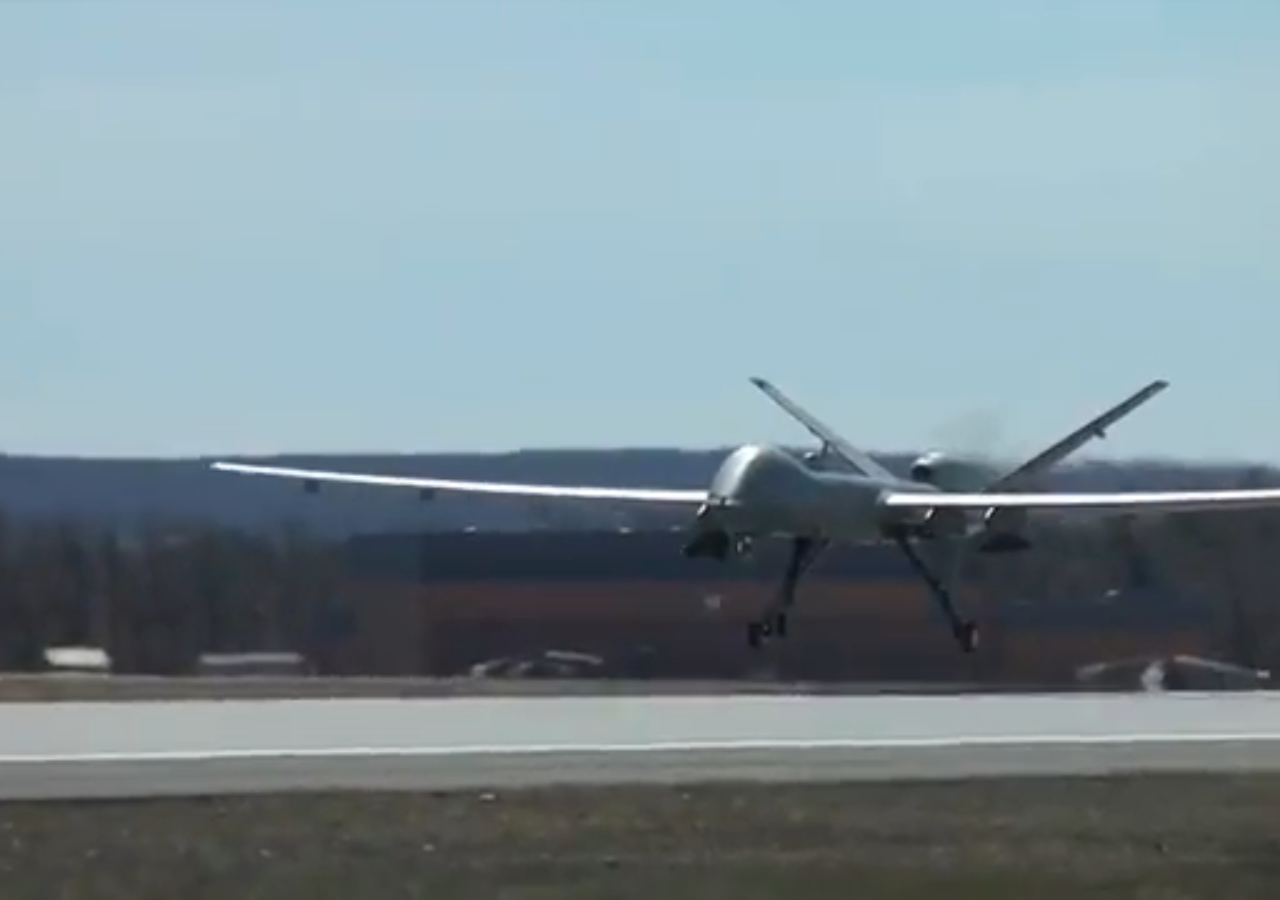
<file: atterrissage.html>
<!DOCTYPE html>
<html lang="fr">

<head>
  <meta charset="UTF-8" />
  <meta name="viewport" content="width=device-width, initial-scale=1.0" />
  <title>Atterrissage</title>
  <!-- AOS CSS -->
  <link href="https://cdn.jsdelivr.net/npm/aos@2.3.4/dist/aos.css" rel="stylesheet">

  <style>
    @import url('https://fonts.googleapis.com/css2?family=Tagesschrift&display=swap');

    :root {
      --accent: #5B9A8B;
      --bg: #0f1c2e;
      --text: #f0f0f0;
      --muted: #a0a0a0;
      --card-bg: #19283f;
    }

    .tagesschrift-regular {
      font-family: "Tagesschrift", system-ui;
      font-weight: 400;
      font-style: normal;
    }

    .justify {
      text-align: justify;
      text-justify: inter-word;
    }


    html {
      scroll-behavior: smooth;
    }

    body {
      margin: 0;
      font-family: Arial, sans-serif;
      background-color: #faf3c8;
      padding-top: 80px;
    }

    header {
      background: #252B48;
      color: white;
      padding: 1rem 0;
      display: flex;
      align-items: center;
      justify-content: space-between;
      position: fixed;
      top: 0;
      width: 100%;
      z-index: 1000;
    }

    header a {
      padding-left: 1rem;
    }

    .back-home {
      color: var(--accent);
      text-decoration: none;
      font-weight: bold;
      font-size: 1.2rem;
    }

    .section-title {
      text-align: center;
      padding: 0.2rem 1rem 2rem;
      font-size: 4vw;
      letter-spacing: 1px;
    }

    .main-title {
      text-align: center;
      padding: 0.2rem 0rem 2rem;
      margin: auto;
      font-size: 4vw;
      letter-spacing: 1px;
      width: 100%;
      background-color: #252B48;
      color: #F7E987
    }

    .flight-steps {
      display: flex;
      gap: 2rem;
      align-items: center;
      padding-right: 2rem;
    }

    .step {
      display: flex;
      flex-direction: column;
      align-items: center;
      text-align: center;
      color: white;
      transition: opacity 0.3s;
    }

    .step.active {
      opacity: 1;
      font-weight: bold;
      color: #F7E987;
    }

    .step i {
      font-size: 1.5rem;
      margin-bottom: 0.3rem;
    }


    .section-title {
      text-align: center;
      padding: 1rem 0.5rem 0.5em;
      font-size: 2rem;
      letter-spacing: 1px;
      color: #1a1a1a;
    }

    .subtitle {
      text-align: center;
      font-style: italic;
      margin-bottom: 1.5rem;
      max-width: 90%;
    }



    .video-title {
      position: absolute;
      top: 50%;
      left: 50%;
      transform: translate(-50%, -50%);
      font-family: 'Roboto', sans-serif;
      font-size: 3rem;
      color: #F7E987;
      text-align: center;
      font-weight: 700;
      text-transform: uppercase;
      letter-spacing: 2px;
      padding: 15px 30px;
      background: rgba(0, 0, 0, 0.6);
      border-radius: 10px;
      box-shadow: 0 4px 15px rgba(0, 0, 0, 0.5);
      opacity: 0;
      animation: fadeInTitle 2s forwards;
      z-index: 10;
    }

    @keyframes fadeInTitle {
      from {
        opacity: 0;
        transform: translate(-50%, -50%) scale(0.8);
      }

      to {
        opacity: 1;
        transform: translate(-50%, -50%) scale(1);
      }
    }




    .balance,
    .toggle,
    .quotes-section {
      display: flex;
      justify-content: center;
      gap: 2rem;
      flex-wrap: wrap;
      flex-direction: row;
      margin: auto;
      max-width: 90%;
    }

    .balance {
      width: 90%;
    }

    /* ==== CARDS ==== */
    .card {
      background: var(--card-bg);
      color: var(--text);
      padding: 1.5rem;
      border-radius: 12px;
      box-shadow: 0 4px 12px rgba(0, 0, 0, 0.3);
      flex: 1 1 300px;
      text-align: center;
    }

    .card h3 {
      margin-bottom: 0.5rem;
      color: var(--accent);
    }

    .card p {
      color: var(--muted);
      font-size: 0.95em;
    }

    /* ==== BOUTONS ==== */
    button.open-modal {
      background-color: var(--accent);
      color: var(--bg);
      border: none;
      padding: 0.6rem 1.2rem;
      border-radius: 8px;
      font-weight: bold;
      cursor: pointer;
      transition: background 0.3s;
    }

    button.open-modal:hover {
      background-color: #44806e;
      /* ton légèrement plus foncé que --accent */
    }

    /* ==== MODALE ==== */
    .modal {
      display: none;
      /* C'est ici qu'on masque les modales par défaut */
      position: fixed;
      z-index: 100;
      top: 0;
      left: 0;
      width: 100%;
      height: 100%;
      background: rgba(15, 28, 46, 0.85);
      /* var(--bg) avec opacité */
      display: flex;
      align-items: center;
      justify-content: center;
      padding: 1rem;
    }

    .modal-content {
      background: var(--card-bg);
      color: var(--text);
      padding: 2rem;
      border-radius: 12px;
      width: 100%;
      max-width: 500px;
      position: relative;
      box-shadow: 0 6px 18px rgba(0, 0, 0, 0.5);
    }

    .modal-content h3 {
      margin-top: 0;
      color: var(--accent);
    }

    .modal-content p {
      margin: 1rem 0 0;
      color: var(--muted);
      line-height: 1.5;
    }

    /* ==== BOUTON FERMER ==== */
    .close {
      position: absolute;
      top: 0.8rem;
      right: 1rem;
      font-size: 1.5rem;
      color: var(--muted);
      cursor: pointer;
      transition: color 0.2s;
    }

    .close:hover {
      color: var(--text);
    }





    .quote-final {
      background-color: #445069;
      color: #F7E987;
      padding: 30px 40px;
      border-radius: 12px;
      max-width: 70%;
      margin: 40px auto;
      text-align: center;
      font-family: 'Georgia', serif;
    }

    .quote-final blockquote {
      font-size: 1.5rem;
      font-style: italic;
      line-height: 1.6;
      margin: 0;
      padding: 0;
      position: relative;
    }

    .quote-final blockquote::before {
      content: "“";
      font-size: 3rem;
      position: absolute;
      left: -20px;
      top: -10px;
      color: #F7E987;
    }

    .quote-final blockquote::after {
      content: "”";
      font-size: 3rem;
      position: absolute;
      right: -20px;
      bottom: -10px;
      color: #F7E987;
    }

    .quote-final p {
      font-size: 1.1rem;
      font-weight: bold;
      margin-top: 20px;
      color: #F7E987;
      text-transform: uppercase;
    }

    .quote-final p strong {
      font-style: normal;
      color: #F7E987;
    }


    .call-to-action {
      text-align: center;
      font-size: 1.3rem;
      padding: 0.2rem;
      margin-top: 0.1rem;
      background-color: #1a1a1a;
      color: white;
    }

    .video-container {
      position: fixed;
      top: 0;
      left: 0;
      width: 100%;
      height: 100%;
      overflow: hidden;
      display: flex;
      justify-content: center;
      align-items: center;
      background: black;
    }

    video {
      width: 100%;
      height: 100%;
      object-fit: cover;
    }

    .video-title {
      position: absolute;
      color: white;
      font-size: 2.5rem;
      font-weight: bold;
      text-shadow: 1px 1px 10px black;
      text-align: center;
      z-index: 5;
    }

    .main-content {
      display: none;
      flex-direction: column;
      justify-content: space-between;
      height: 100vh;
      background-color: #f4f4f4;
      color: #1a1a1a;
    }

    .content-inner {
      padding: 2rem;
      display: flex;
      flex-direction: column;
      justify-content: center;
      text-align: center;
      flex: 1;
    }

    .tensions {
      display: flex;
      justify-content: space-around;
      margin-bottom: 2rem;
    }

    .tension {
      background: white;
      padding: 1rem;
      border-radius: 8px;
      box-shadow: 0 0 10px rgba(0, 0, 0, 0.1);
      flex: 1;
      margin: 0 0.5rem;
      font-size: 0.9rem;
    }

    .quote {
      font-style: italic;
      font-size: 1.2rem;
      margin-bottom: 2rem;
    }

    footer a {
      color: #ffd700;
      text-decoration: none;
      font-weight: bold;
      font-size: 1rem;
    }

    .fade-in {
      animation: fadeIn 1s ease-in-out forwards;
    }

    @keyframes fadeIn {
      from {
        opacity: 0;
      }

      to {
        opacity: 1;
      }
    }

    .nav-buttons {
      text-align: center;
      margin: 3rem auto;
    }

    .nav-buttons a {
      margin: 0.5rem;
      padding: 0.75rem 1.5rem;
      background-color: var(--accent);
      color: var(--bg);
      text-decoration: none;
      font-weight: bold;
      border-radius: 8px;
      transition: background 0.3s;
    }

    .nav-buttons a:hover {
      background-color: #00acc1;
    }

    .main-content>footer {
      background: #252B48;
      color: white;
      text-align: center;
      padding: 2rem 1rem;
    }

    .burger {
      display: none;
      background: none;
      border: none;
      color: white;
      font-size: 2rem;
      cursor: pointer;
    }

    .scenarios {
      display: flex;
      flex-wrap: wrap;
      gap: 5rem;
      justify-content: center;
      margin: 10px auto;
    }

    .projection {
      margin-top: 50px;
      padding: 0 0 40px;
      background-color: #252B48;
      color: #F7E987;
      text-align: center;
    }

    .section-title {
      font-size: 2.5rem;
      font-weight: bold;
      margin-bottom: 30px;
      color: #F7E987;
      text-transform: uppercase;
    }

    .scenarios {
      display: flex;
      justify-content: center;
      gap: 70px;
      flex-wrap: wrap;
      margin-top: 30px;
    }

    .flip-card {
      width: 280px;
      height: 400px;
      perspective: 1000px;
      /* Pour l'effet 3D */
      border-radius: 12px;
      display: flex;
      justify-content: center;
      align-items: center;
    }

    .flip-card-inner {
      position: relative;
      width: 100%;
      height: 100%;
      transform-style: preserve-3d;
      transition: transform 0.6s ease-in-out;
      border-radius: 12px;
      display: flex;
      justify-content: center;
      align-items: center;
    }

    .flip-card:hover .flip-card-inner {
      transform: rotateY(180deg);
    }

    .flip-card-front,
    .flip-card-back {
      position: absolute;
      width: 100%;
      height: 100%;
      backface-visibility: hidden;
      /* Cache l'arrière lors du flip */
      display: flex;
      justify-content: center;
      align-items: center;
      font-size: 1.5rem;
      font-weight: 600;
      color: #252B48;
      border-radius: 12px;
      padding: 20px;
      text-align: center;
    }

    .flip-card-front {
      background-color: #5B9A8B;
      color: #F7E987;
    }

    .flip-card-back {
      background-color: #445069;
      color: #F7E987;
      transform: rotateY(180deg);
    }

    .flip-card-front:hover {
      cursor: pointer;
      background-color: #F7E987;
      color: #252B48;
      transition: background-color 0.3s ease-in-out, color 0.3s ease-in-out;
    }

    .flip-card-back {
      font-size: 1.2rem;
      font-weight: normal;
      line-height: 1.6;
    }

    p.subtitle {
      max-width: 1200px;
      margin: 3rem auto !important;
      color: #333;
      font-size: 1.2rem;
    }

    .super-text {
      background-color: #F7E987;
      /* Fond clair pour contraster avec les sections sombres */
      color: #252B48;
      /* Texte foncé pour un contraste élégant */
      padding: 50px 40px;
      border-radius: 12px;
      box-shadow: 0 4px 12px rgba(0, 0, 0, 0.1);
      margin: 40px auto;
      max-width: 90%;
      line-height: 1.6;
    }

    .super-text p {
      font-size: 1.2rem;
      margin-bottom: 20px;
      font-family: 'Georgia', serif;
      /* Une police élégante pour accentuer le texte */
    }

    /* Tooltip (si tu l’utilises ici aussi) */
    .tooltip {
      background-color: #252B48;
      color: #F7E987;
      position: relative;
      cursor: pointer;
      /* ton bleu moyen */
      font-weight: 600;
      border-radius: 5px;
      /* ton vert/gris foncé */
      transition: color 0.3s ease, border-color 0.3s ease;
    }

    .tooltip:hover {
      background-color: #fff;
      box-shadow: 0 0 6px #252B48;
      text-shadow: none;
      color: #252B48
    }

    .tooltip::after {
      content: ' ⓘ';
      font-size: 0.75em;
      color: #5B9A8B;
      margin-left: 4px;
    }



    .tooltiptext {
      visibility: hidden;
      width: 220px;
      background-color: #333;
      color: #252B48;
      text-align: center;
      padding: 0.5rem;
      border-radius: 0.5rem;
      position: absolute;
      z-index: 10;
      bottom: 125%;
      left: 50%;
      transform: translateX(-50%);
      opacity: 0;
      transition: opacity 0.3s;
    }

    .tooltip:hover .tooltiptext {
      visibility: visible;
      opacity: 1;
    }

    .super-text p strong {
      font-weight: bold;
      color: #445069;
      /* Accentuation du texte en gras avec une couleur complémentaire */
    }




    .hero {
      height: 100vh;
      display: flex;
      flex-direction: column;
      color: black;
      position: relative;
    }

    .hero h1 {
      font-size: 3rem;
      margin: 0;
    }

    .hero p {
      font-size: 1.2rem;
      margin: 1rem 0;
    }

    .tooltip {
      position: relative;
      cursor: help;
      border-bottom: 1px dotted #555;
    }

    .tooltip .tooltiptext {
      visibility: hidden;
      width: 220px;
      background-color: #f9f9f9;
      color: #333;
      text-align: left;
      border-radius: 5px;
      padding: 8px 10px;
      position: absolute;
      z-index: 1;
      bottom: 125%;
      /* Place au-dessus */
      left: 50%;
      transform: translateX(-50%);
      opacity: 0;
      transition: opacity 0.3s ease;
      box-shadow: 0 2px 6px rgba(0, 0, 0, 0.2);
      font-size: 0.9rem;
    }

    .tooltip:hover .tooltiptext {
      visibility: visible;
      opacity: 1;
    }


    @media(max-width: 880px) {
      header {
        flex-direction: column;
        align-items: flex-start;
      }

      .burger {
        display: block;
      }

      .flight-steps {
        display: none;
        flex-direction: column;
        width: 100%;
        gap: 1rem;
        margin-top: 1rem;
      }

      .flight-steps.show {
        display: flex;
      }

      .flight-steps a {
        padding: 0.5rem 1rem;
        background: #2a2a2a;
        border-radius: 8px;
      }

      .flight-steps {
        gap: 0.5rem;
      }

      .nav-buttons {
        display: flex;
        flex-direction: column;
        align-items: center;
      }






    }
  </style>
</head>

<body>

  <div class="video-container" id="videoContainer">
    <video id="droneVideo" autoplay muted>
      <source src="land2.mp4" type="video/mp4">
      Votre navigateur ne supporte pas la lecture vidéo.
    </video>
    <div class="video-title">Fin de vol. Mais pas de la question.</div>
  </div>

  <div class="main-content" id="mainContent">
    <header>
      <a class="back-home" href="index.html">&larr; Accueil</a>
      <button class="burger" onclick="toggleMenu()">☰</button>
      <nav class="flight-steps">
        <a class="step" href="decollage.html"><i>🛫</i> Décollage</a>
        <a class="step" href="reperage.html"><i>🚁</i> Repérages</a>
        <a class="step" href="survol-tactique.html"><i>🔎</i> Tactique</a>
        <a class="step" href="podcast.html"><i>🎧</i> Transmission</a>
        <a class="step active" href="atterrissage.html"><i>⚖️</i> Atterrissage</a>
      </nav>
    </header>
    <section class="hero">
      <h2 class="main-title">FIN DE VOL. MAIS PAS DE LA QUESTION.</h2>
      <p class="subtitle">À l’heure où les frontières deviennent intelligentes et les machines prennent de l’altitude,
        les lignes se brouillent. Entre sécurité et surveillance, liberté et contrôle, humanité et abstraction. Le drone
        s’éteint, mais les interrogations, elles, continuent de planer.</p>
    </section>

    <section class="balance">
      <div class="card">
        <h3>🔐 Sécurité vs Liberté</h3>
        <p>Plus de surveillance… mais à quel prix ?</p>
        <button class="open-modal" data-modal="modal1">Voir plus</button>
      </div>

      <div class="card">
        <h3>🤖 Technologie neutre ?</h3>
        <p>Qui décide de l’usage des drones ? Un outil n’est jamais neutre.</p>
        <button class="open-modal" data-modal="modal2">Voir plus</button>
      </div>

      <div class="card">
        <h3>🚫 Pushbacks illégaux</h3>
        <p>Des drones repèrent les embarcations pour coordonner des refoulements vers la Libye.</p>
        <button class="open-modal" data-modal="modal3">Voir plus</button>
      </div>

      <div class="card">
        <h3>⚠️ Non-assistance en mer</h3>
        <p>Repérer ne veut pas toujours dire sauver. Les secours manquent souvent.</p>
        <button class="open-modal" data-modal="modal4">Voir plus</button>
      </div>

      <div class="card">
        <h3>💥 Profilage et discrimination</h3>
        <p>Ciblage ethnique et suspicion systématique via IA.</p>
        <button class="open-modal" data-modal="modal5">Voir plus</button>
      </div>

      <!-- Modales cachées -->
      <div id="modal1" class="modal">
        <div class="modal-content">
          <span class="close">&times;</span>
          <h3>🔐 Sécurité vs Liberté</h3>
          <p>Le renforcement des mesures de surveillance déplace l’équilibre entre protection et libertés. Les données
            massives permettent des abus sans cadre clair.</p>
        </div>
      </div>

      <div id="modal2" class="modal">
        <div class="modal-content">
          <span class="close">&times;</span>
          <h3>🤖 Technologie neutre ?</h3>
          <p>Le choix d’usage d’un drone reflète toujours une vision politique et économique. L’outil se lie aux
            intérêts de ceux qui le contrôlent.</p>
        </div>
      </div>

      <div id="modal3" class="modal">
        <div class="modal-content">
          <span class="close">&times;</span>
          <h3>🚫 Pushbacks illégaux</h3>
          <p>Repousser les embarcations via données dronisées viole le droit d’asile et expose les personnes à un danger
            accru.</p>
        </div>
      </div>

      <div id="modal4" class="modal">
        <div class="modal-content">
          <span class="close">&times;</span>
          <h3>⚠️ Non-assistance en mer</h3>
          <p>Le rôle principal des drones reste la détection : ils n’assurent pas les sauvetages, laissant parfois les
            populations à la dérive.</p>
        </div>
      </div>

      <div id="modal5" class="modal">
        <div class="modal-content">
          <span class="close">&times;</span>
          <h3>💥 Profilage et discrimination</h3>
          <p>L’IA embarquée peut stigmatiser certains profils ethniques, renforçant les logiques de suspicion sans
            fondement réel.</p>
        </div>
      </div>
    </section>





    </section>

    <section class="projection">
      <h2 class="section-title">🔮 Et demain ?</h2>
      <div class="scenarios">
        <div class="flip-card">
          <div class="flip-card-inner">
            <div class="flip-card-front">🛰️ Frontière intelligente</div>
            <div class="flip-card-back">
              À Roissy, les « Frontières intelligentes » combinent biométrie et IA pour fluidifier les contrôles tout en
              renforçant la sécurité. Bien que ces technologies améliorent l'efficacité, elles soulèvent des
              préoccupations sur la protection des données personnelles.
            </div>
          </div>
        </div>
        <div class="flip-card">
          <div class="flip-card-inner">
            <div class="flip-card-front">🔐 Opacité totale</div>
            <div class="flip-card-back">
              L'usage des technologies de surveillance par les États soulève des risques pour la vie privée, avec une
              concentration accrue de données sensibles. Sans régulation, cela pourrait menacer les libertés
              individuelles et la transparence.
            </div>
          </div>
        </div>
        <div class="flip-card">
          <div class="flip-card-inner">
            <div class="flip-card-front">🤝 Surveillance éthique</div>
            <div class="flip-card-back">
              Les technologies de surveillance, comme les drones, doivent respecter des principes éthiques : nécessité,
              proportionnalité et transparence. La CNIL et le Conseil d'État insistent sur la sécurité des données et le
              respect des droits des citoyens.
            </div>
          </div>
        </div>
      </div>
    </section>





    <div class="quote-final">
      <blockquote>
        “Le drone est un dispositif de pouvoir, un instrument de surveillance et de contrôle. Il redéfinit les rapports
        entre le visible et l’invisible, entre le proche et le lointain.”
      </blockquote>
      <p><strong>Grégoire Chamayou</strong> - Théorie du drone</p>
    </div>
    <section class="super-text justify">
      <p>L’usage massif des drones en Italie soulève une inquiétude grandissante : celle d’une frontière qui se
        militarise, d’un ciel devenu complice d’une surveillance sans visage. Collecter, repérer, repousser — sans
        regard, sans échange, sans recours. À mesure que la technologie s’affine, l’humain s’efface.</p>

      <p>Des voix s’élèvent, inquiètes d’un basculement. Où se niche l’équilibre entre innovation et compassion, entre
        contrôle et dignité ? Sous la carlingue froide du drone, ce ne sont pas des silhouettes abstraites, mais des
        existences en quête de refuge, des vies suspendues à un signal thermique.</p>

      <p>À long terme, ces investissements témoignent d’un choix : celui d’un horizon fermé, où l’effort va à la
        dissuasion plus qu’à l’accueil, à l’algorithme plus qu’à la main tendue. Le coût n’est pas seulement budgétaire
        — il est moral, politique, humain.</p>

      <p>La question demeure, vertigineuse. Une frontière bardée de capteurs peut-elle encore être un espace de droit ?
        Et que devient notre humanité quand elle se confie aux machines pour regarder à sa place ?</p>

      <p>
        L’usage massif des dronesAéronef sans pilote humain à bord,
        piloté à distance ou de manière autonome. soulève une inquiétude grandissante : celle d’une frontière qui se
        militarise
        Processus par lequel une zone ou une pratique adopte des caractéristiques
        militaires, d’un ciel devenu complice d’une surveillance sans visage.
      </p>


    </section>
    <!-- Boutons de navigation -->
    <div class="nav-buttons">
      <a href="index.html">Retour à l'accueil</a>
    </div>

    <footer>
      <p>Projet étudiant – Cartographie des controverses – 2025</p>
      <p>Merci à toutes les personnes interrogées, à Frontex, la PAF, etc.</p>
      <p><strong> Kossi Alain BILOBA,
          Charles Junior Eithel ESSIMBI EMINI,
          Lhuisse GUIEMA IBONDZI,
          Lola LE CLEACH,
          Lucas PERROT</strong></p>
    </footer>
  </div>

  <script>
    const video = document.getElementById('droneVideo');
    const videoContainer = document.getElementById('videoContainer');
    const mainContent = document.getElementById('mainContent');

    video.addEventListener('ended', () => {
      videoContainer.style.display = 'none';
      mainContent.style.display = 'flex';
      mainContent.classList.add('fade-in');
      //document.body.style.overflow = 'hidden';
    });

    video.addEventListener('play', function () {
      video.currentTime = 2; // Commence la vidéo à la 2e seconde
    });

    // Quand la vidéo atteint la 8e seconde, on la met en pause et on lance l'action
    video.addEventListener('timeupdate', function () {
      if (video.currentTime >= 7) {
        video.pause(); // Met la vidéo en pause
        videoContainer.style.display = 'none'; // Masque le conteneur vidéo
        mainContent.style.display = 'flex'; // Affiche le contenu principal
        mainContent.classList.add('fade-in'); // Ajoute l'animation de fade-in
        // document.body.style.overflow = 'hidden'; // Vous pouvez décommenter cette ligne si vous souhaitez désactiver le défilement de la page
      }
    });

    function toggleMenu() {
      const menu = document.querySelector('.flight-steps');
      menu.classList.toggle('show');
    }


  </script>

  <script>
    // Sélectionner tous les boutons "Voir plus" et modales correspondantes
    const openModalButtons = document.querySelectorAll('.open-modal');
    const modals = document.querySelectorAll('.modal');
    const closeModalButtons = document.querySelectorAll('.close');

    // Fonction pour ouvrir une modale
    function openModal(modal) {
      modal.style.display = 'flex';
    }

    // Fonction pour fermer une modale
    function closeModal(modal) {
      modal.style.display = 'none';
    }

    // Ajouter des écouteurs d'événements aux boutons "Voir plus"
    openModalButtons.forEach((button, index) => {
      button.addEventListener('click', () => {
        openModal(modals[index]); // Afficher la modale correspondante au bouton
      });
    });

    // Ajouter des écouteurs d'événements aux boutons de fermeture
    closeModalButtons.forEach((button, index) => {
      button.addEventListener('click', () => {
        closeModal(modals[index]); // Fermer la modale correspondante au bouton
      });
    });

    // Masquer les modales au chargement de la page
    document.addEventListener('DOMContentLoaded', () => {
      modals.forEach(modal => {
        modal.style.display = 'none'; // Assurez-vous que les modales sont fermées initialement
      });
    });

    // Ajouter un écouteur d'événement pour fermer la modale si on clique à l'extérieur
    window.addEventListener('click', (event) => {
      modals.forEach(modal => {
        // Vérifier si le clic s'est fait à l'extérieur de la modale
        if (event.target === modal) {
          closeModal(modal);
        }
      });
    });


  </script>



</body>

</html>
</file>
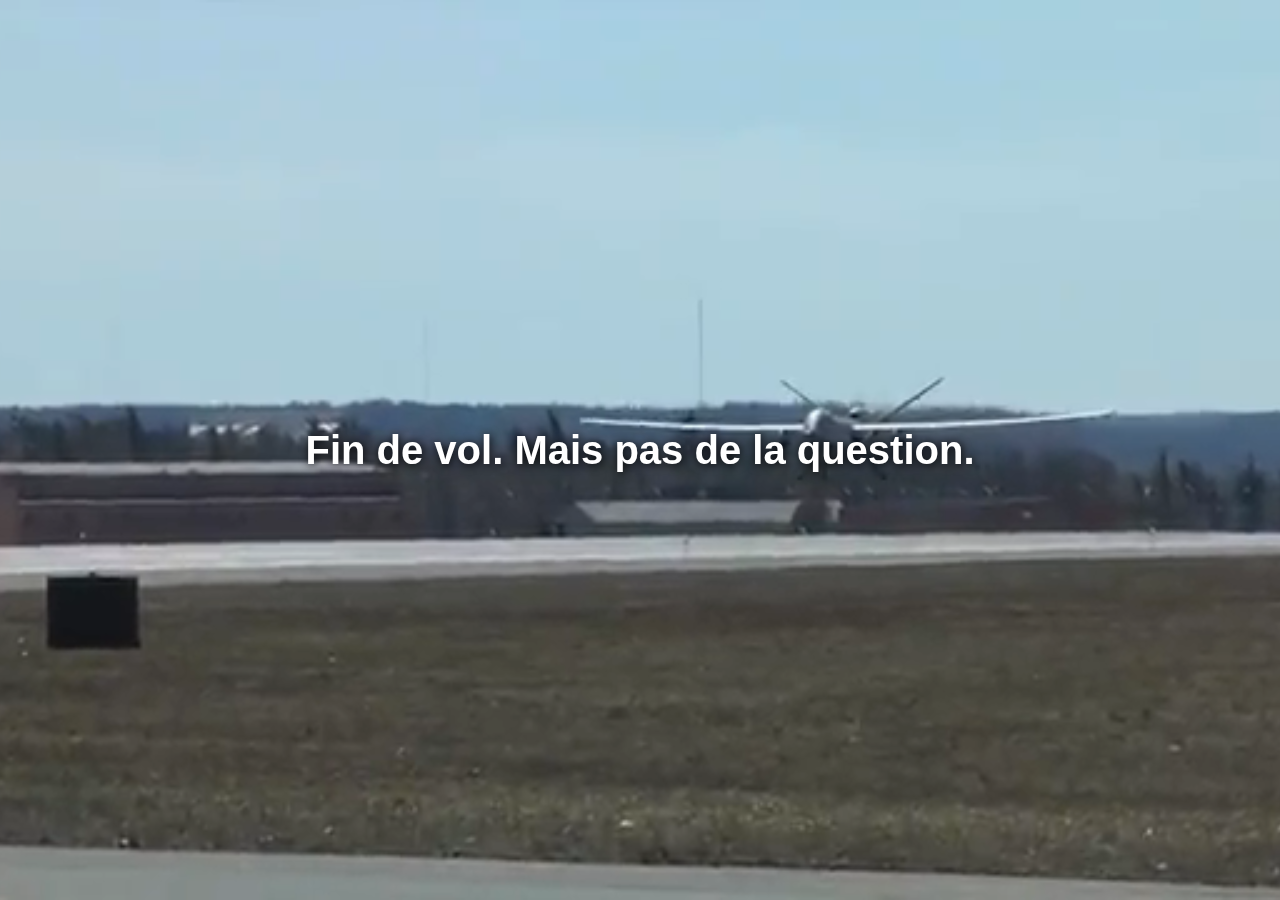
<file: atterrissage2.html>
<!DOCTYPE html>
<html lang="fr">

<head>
  <meta charset="UTF-8" />
  <meta name="viewport" content="width=device-width, initial-scale=1.0" />
  <title>Atterrissage</title>
  <style>
    :root {
      --accent: #00bcd4;
      --bg: #0f1c2e;
      --text: #f0f0f0;
      --muted: #a0a0a0;
      --card-bg: #19283f;
    }

    html {
      scroll-behavior: smooth;
    }

    body {
      margin: 0;
      font-family: Arial, sans-serif;
      background-color: #f4f4f4;
    }

    header {
      background: #1a1a1a;
      color: white;
      padding: 1rem 2rem;
      display: flex;
      align-items: center;
      justify-content: space-between;
    }

    .back-home {
      color: var(--accent);
      text-decoration: none;
      font-weight: bold;
      font-size: 1.2rem;
    }

    .flight-steps {
      display: flex;
      gap: 2rem;
      align-items: center;
    }

    .step {
      display: flex;
      flex-direction: column;
      align-items: center;
      text-align: center;
      color: white;
      opacity: 0.6;
      transition: opacity 0.3s;
    }

    .step.active {
      opacity: 1;
      font-weight: bold;
    }

    .step i {
      font-size: 1.5rem;
      margin-bottom: 0.3rem;
    }


    .section-title {
      text-align: center;
      padding: 1rem 0.5rem 0.5em;
      font-size: 2rem;
      letter-spacing: 1px;
      color: #1a1a1a;
    }

    .subtitle {
      text-align: center;
      font-style: italic;
      margin-bottom: 0.5rem;
    }

    .balance,
    .toggle,
    .quotes-section {
      display: flex;
      justify-content: center;
      gap: 2rem;
      flex-wrap: wrap;
      flex-direction: row;
      margin: auto;
      max-width: 90%;
    }

    .balance {
      width: 90%;
    }

    .card {
      background: #1a1a1a;
      color: white;
      padding: 1.5rem;
      border-radius: 10px;
      box-shadow: 0 0 10px rgba(255, 255, 255, 0.1);
      flex: 1 1 350px;
      text-align: center;
      transition: transform 0.3s;
      flex-direction: row;
      max-width: 750px;
    }

    .card:hover {
      transform: translateY(-5px);
    }

    .card h3 {
      margin-bottom: 0.7rem;
    }

    .quote-final {
      text-align: center;
      font-size: 1.3rem;
      font-style: italic;
      padding: 1.5rem;
      border-top: 1px solid #555;
      border-bottom: 1px solid #555;
      margin: 2.5rem 1.5rem;
    }

    .call-to-action {
      text-align: center;
      font-size: 1.3rem;
      padding: 0.2rem;
      margin-top: 0.1rem;
      background-color: #1a1a1a;
      color: white;
    }

    .video-container {
      position: fixed;
      top: 0;
      left: 0;
      width: 100%;
      height: 100%;
      overflow: hidden;
      display: flex;
      justify-content: center;
      align-items: center;
      background: black;
    }

    video {
      width: 100%;
      height: 100%;
      object-fit: cover;
    }

    .video-title {
      position: absolute;
      color: white;
      font-size: 2.5rem;
      font-weight: bold;
      text-shadow: 1px 1px 10px black;
      text-align: center;
      z-index: 5;
    }

    .main-content {
      display: none;
      flex-direction: column;
      justify-content: space-between;
      height: 100vh;
      background-color: #f4f4f4;
      color: #1a1a1a;
    }

    .content-inner {
      padding: 2rem;
      display: flex;
      flex-direction: column;
      justify-content: center;
      text-align: center;
      flex: 1;
    }

    .tensions {
      display: flex;
      justify-content: space-around;
      margin-bottom: 2rem;
    }

    .tension {
      background: white;
      padding: 1rem;
      border-radius: 8px;
      box-shadow: 0 0 10px rgba(0, 0, 0, 0.1);
      flex: 1;
      margin: 0 0.5rem;
      font-size: 0.9rem;
    }

    .quote {
      font-style: italic;
      font-size: 1.2rem;
      margin-bottom: 2rem;
    }

    footer a {
      color: #ffd700;
      text-decoration: none;
      font-weight: bold;
      font-size: 1rem;
    }

    .fade-in {
      animation: fadeIn 1s ease-in-out forwards;
    }

    @keyframes fadeIn {
      from {
        opacity: 0;
      }

      to {
        opacity: 1;
      }
    }

    .nav-buttons {
      text-align: center;
      margin: 3rem auto;
    }

    .nav-buttons a {
      margin: 0.5rem;
      padding: 0.75rem 1.5rem;
      background-color: var(--accent);
      color: var(--bg);
      text-decoration: none;
      font-weight: bold;
      border-radius: 8px;
      transition: background 0.3s;
    }

    .nav-buttons a:hover {
      background-color: #00acc1;
    }

    footer {
      background: #1a1a1a;
      color: white;
      text-align: center;
      padding: 2rem 1rem;
    }
  </style>
</head>

<body>

  <div class="video-container" id="videoContainer">
    <video id="droneVideo" autoplay muted>
      <source src="land.mp4" type="video/mp4">
      Votre navigateur ne supporte pas la lecture vidéo.
    </video>
    <div class="video-title">Fin de vol. Mais pas de la question.</div>
  </div>

  <div class="main-content" id="mainContent">
    <header>
      <a class="back-home" href="index.html">&larr; Accueil</a>
      <nav class="flight-steps">
        <a class="step" href="decollage.html"><i>🛫</i> Décollage</a>
        <a class="step" href="reperage.html"><i>🚁</i> Repérages</a>
        <a class="step" href="survol-tactique.html"><i>🔎</i> Tactique</a>
        <a class="step" href="podcast.html"><i>🎧</i> Transmission</a>
        <a class="step active" href="atterrissage2.html"><i>⚖️</i> Atterrissage</a>
      </nav>
    </header>
    <section class="hero">
      <h2 class="section-title">Fin de vol. Mais pas de la question.</h2>
      <p class="subtitle">À l’heure où les frontières deviennent intelligentes, les lignes se brouillent entre sécurité,
        liberté et humanité.</p>
    </section>

    <section class="balance">
      <div class="card">
        <h3>Sécurité vs Liberté</h3>
        <p>Plus de surveillance... mais à quel prix ?</p>
      </div>
      <div class="card">
        <h3>Technologie neutre ?</h3>
        <p>Qui décide de l’usage des drones ? Un outil n’est jamais neutre.</p>
      </div>

      <section class="balance">
        <div class="card">
          <h3>Pushbacks illégaux</h3>
          <p>Des drones repèrent les embarcations pour coordonner des refoulements vers la Libye, en violation du droit international.</p>
        </div>
        <div class="card">
          <h3>Non-assistance en mer</h3>
          <p>Repérer ne veut pas toujours dire sauver. Les drones ne remplacent pas les opérations de secours, souvent absentes.</p>
        </div>
        <div class="card">
          <h3>Profilage et discrimination</h3>
          <p>Les caméras et IA intégrées favorisent le ciblage ethnique et renforcent les logiques de suspicion systématique.</p>
        </div>
      </section>

    </section>

    <section class="projection">
      <h2 class="section-title">🔮 Et demain ?</h2>
      <div class="toggle">
        <div class="card">
          <h3>Drones autonomes</h3>
          <p>Patrouilles sans pilote, décisions sans humain… une fiction ?</p>
        </div>
        <div class="card">
          <h3>Frontières prédictives</h3>
          <p>Des algorithmes qui anticipent les déplacements humains.</p>
        </div>
      </div>
    </section>

    <div class="quote-final">
      “Le drone n’a pas d’émotion. Mais ceux qui l’envoient en ont. Et ceux qu’il survole, encore plus.”
    </div>
    <section class="hero">
      <p>
        L’usage massif des drones en Italie interroge sur la militarisation des frontières. En collectant des données sans
        consentement et en facilitant les pushbacks, ils contribuent à des pratiques répressives parfois contraires au
        droit international.
      </p>
      <p>
        Des voix s’élèvent pour alerter sur l’équilibre à trouver entre efficacité technologique et respect des principes
        humanitaires. À long terme, l’investissement dans ces outils détourne des ressources d’alternatives plus humaines
        : accueil, coopération internationale, intégration.
      </p>
      <p>
        La question reste ouverte : une frontière ultra-surveillée peut-elle encore garantir les droits fondamentaux ?
      </p>
    </section>
    

    <div class="call-to-action">
      <p>Et vous ? Faut-il une éthique des drones de frontière ?</p>
    </div>

    <!-- Boutons de navigation -->
    <div class="nav-buttons">
      <a href="index.html">Retour à l'accueil</a>
    </div>

    <footer>
      <p>Projet étudiant – Cartographie des controverses – 2025</p>
      <p>Merci à toutes les personnes interrogées, à Frontex, la PAF, etc.</p>
      <p><strong> Kossi Alain BILOBA,
          Charles Junior Eithel ESSIMBI EMINI,
          Lhuisse GUIEMA IBONDZI,
          Lola LE CLEACH,
          Lucas PERROT</strong></p>
    </footer>
  </div>

  <script>
    const video = document.getElementById('droneVideo');
    const videoContainer = document.getElementById('videoContainer');
    const mainContent = document.getElementById('mainContent');

    video.addEventListener('ended', () => {
      videoContainer.style.display = 'none';
      mainContent.style.display = 'flex';
      mainContent.classList.add('fade-in');
      //document.body.style.overflow = 'hidden';
    });
  </script>

</body>

</html>
</file>
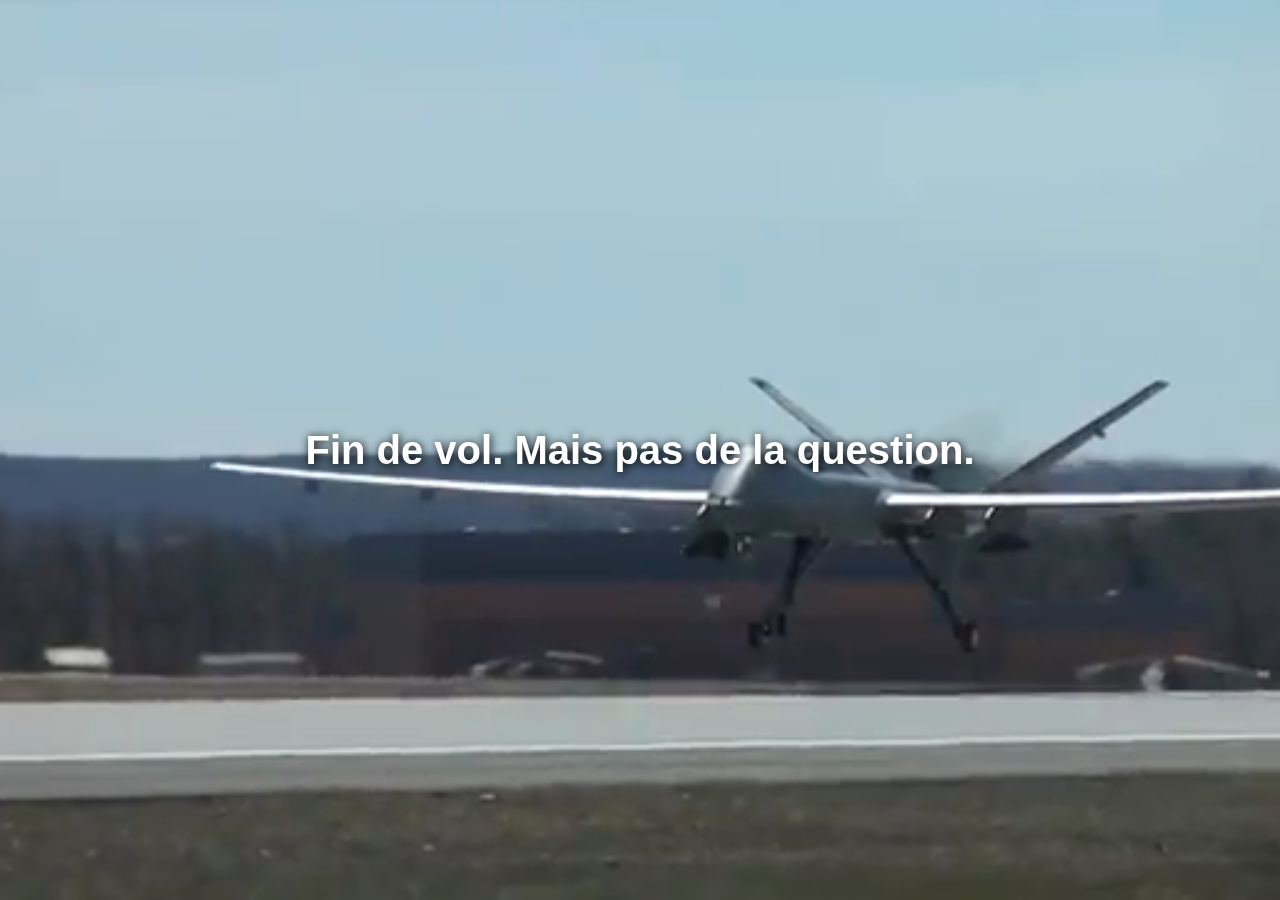
<file: atterrissage3.html>
<!DOCTYPE html>
<html lang="fr">

<head>
    <meta charset="UTF-8" />
    <meta name="viewport" content="width=device-width, initial-scale=1.0" />
    <title>Atterrissage – Fin de vol</title>
    <style>
        :root {
            --accent: #00bcd4;
            --bg: #0f1c2e;
            --text: #f0f0f0;
            --muted: #a0a0a0;
            --card-bg: #19283f;
            --light-bg: #f7f7f7;
            --dark-bg: #111;
        }

        * {
            box-sizing: border-box;
        }

        html {
            scroll-behavior: smooth;
        }

        body {
            margin: 0;
            font-family: Arial, sans-serif;
            background-color: var(--light-bg);
            color: #111;
        }

        .video-container {
            position: fixed;
            top: 0;
            left: 0;
            width: 100vw;
            height: 100vh;
            overflow: hidden;
            background: black;
            z-index: 999;
            display: flex;
            justify-content: center;
            align-items: center;
            flex-direction: column;
        }

        video {
            width: 100%;
            height: 100%;
            object-fit: cover;
        }

        .video-title {
            position: absolute;
            color: white;
            font-size: 2.5rem;
            font-weight: bold;
            text-shadow: 1px 1px 10px black;
            z-index: 1000;
            text-align: center;
        }

        .scroll-down {
            position: absolute;
            bottom: 2rem;
            font-size: 1.2rem;
            color: white;
            opacity: 0.7;
            animation: bounce 2s infinite;
        }

        @keyframes bounce {

            0%,
            100% {
                transform: translateY(0);
            }

            50% {
                transform: translateY(10px);
            }
        }

        .main-content {
            display: none;
            padding: 2rem;
        }

        section {
            margin: 4rem 0;
        }

        .section-title {
            text-align: center;
            font-size: 2rem;
            margin-bottom: 1.5rem;
        }

        .quote-block {
            display: flex;
            flex-wrap: wrap;
            justify-content: center;
            gap: 2rem;
        }

        .quote-card {
            background: #fff;
            padding: 1.5rem;
            border-left: 4px solid var(--accent);
            border-radius: 8px;
            width: 300px;
            box-shadow: 0 0 10px rgba(0, 0, 0, 0.1);
            opacity: 0;
            transform: translateY(30px);
            transition: all 0.8s ease;
        }

        .quote-card.visible {
            opacity: 1;
            transform: translateY(0);
        }

        .quote-card h4 {
            margin-bottom: 0.5rem;
        }

        .scenarios {
            display: flex;
            flex-wrap: wrap;
            gap: 2rem;
            justify-content: center;
        }

        .flip-card {
            background-color: transparent;
            width: 260px;
            height: 180px;
            perspective: 1000px;
        }

        .flip-card-inner {
            position: relative;
            width: 100%;
            height: 100%;
            text-align: center;
            transition: transform 0.6s;
            transform-style: preserve-3d;
        }

        .flip-card:hover .flip-card-inner {
            transform: rotateY(180deg);
        }

        .flip-card-front,
        .flip-card-back {
            position: absolute;
            width: 100%;
            height: 100%;
            backface-visibility: hidden;
            border-radius: 8px;
            box-shadow: 0 0 10px rgba(0, 0, 0, 0.1);
            padding: 1rem;
            display: flex;
            align-items: center;
            justify-content: center;
        }

        .flip-card-front {
            background-color: #e0f7fa;
            color: #111;
        }

        .flip-card-back {
            background-color: #263238;
            color: white;
            transform: rotateY(180deg);
        }

        .dilemmas {
            max-width: 800px;
            margin: auto;
        }

        .dilemma {
            margin: 2rem 0;
        }

        .slider-labels {
            display: flex;
            justify-content: space-between;
            font-size: 0.9rem;
            margin-top: 0.3rem;
        }

        .reflection {
            text-align: center;
            max-width: 600px;
            margin: auto;
            font-style: italic;
            font-size: 1.2rem;
        }

        .cta {
            margin-top: 3rem;
            text-align: center;
        }

        .cta p {
            font-weight: bold;
            font-size: 1.1rem;
        }

        .nav-buttons {
            text-align: center;
            margin-top: 2rem;
        }

        .nav-buttons a {
            margin: 0.5rem;
            padding: 0.75rem 1.5rem;
            background-color: var(--accent);
            color: white;
            text-decoration: none;
            border-radius: 8px;
            font-weight: bold;
            transition: background 0.3s;
        }

        .nav-buttons a:hover {
            background-color: #0097a7;
        }

        footer {
            text-align: center;
            padding: 2rem 1rem;
            font-size: 0.9rem;
            color: #666;
        }
    </style>
</head>

<body>

    <div class="video-container" id="videoContainer">
        <video id="droneVideo" autoplay muted>
            <source src="land2.mp4" type="video/mp4">
            Votre navigateur ne supporte pas la lecture vidéo.
        </video>
        <div class="video-title">Fin de vol. Mais pas de la question.</div>
    </div>

    <div class="main-content" id="mainContent">
        <section>
            <h2 class="section-title">🧠 Les lignes floues de la frontière</h2>
            <div class="quote-block">
                <div class="quote-card">
                    <h4>Technologie</h4>
                    <p>“Le drone promet l’objectivité. Pourtant, chaque algorithme, chaque vol, chaque cible… est un
                        choix.”</p>
                </div>
                <div class="quote-card">
                    <h4>Politique</h4>
                    <p>“Qui surveille ceux qui surveillent ?”</p>
                </div>
                <div class="quote-card">
                    <h4>Humain</h4>
                    <p>“Le migrant est souvent une ombre dans l’œil du drone. Comment faire exister sa voix dans un
                        monde d’images ?”</p>
                </div>
            </div>
        </section>

        <section>
            <h2 class="section-title">🔮 Et demain ?</h2>
            <div class="scenarios">
                <div class="flip-card">
                    <div class="flip-card-inner">
                        <div class="flip-card-front">🛰️ Frontière intelligente</div>
                        <div class="flip-card-back">Des drones autonomes, pilotés par IA, décident en temps réel qui
                            peut passer ou non.</div>
                    </div>
                </div>
                <div class="flip-card">
                    <div class="flip-card-inner">
                        <div class="flip-card-front">🔐 Opacité totale</div>
                        <div class="flip-card-back">La technologie devient propriété exclusive des États. Les
                            journalistes n’ont plus accès aux données.</div>
                    </div>
                </div>
                <div class="flip-card">
                    <div class="flip-card-inner">
                        <div class="flip-card-front">🤝 Surveillance éthique</div>
                        <div class="flip-card-back">Les drones sont surveillés par des commissions mixtes, et utilisés
                            aussi pour sauver.</div>
                    </div>
                </div>
            </div>
        </section>

        <section class="dilemmas">
            <h2 class="section-title">⚖️ Dilemmes</h2>

            <div class="dilemma">
                <label for="d1">Sécurité ↔ Liberté</label>
                <input type="range" id="d1" min="0" max="100" />
                <div class="slider-labels">
                    <span>Surveillance maximale</span>
                    <span>Respect des droits</span>
                </div>
            </div>

            <div class="dilemma">
                <label for="d2">Efficacité ↔ Transparence</label>
                <input type="range" id="d2" min="0" max="100" />
                <div class="slider-labels">
                    <span>Résultats rapides</span>
                    <span>Contrôle citoyen</span>
                </div>
            </div>

            <div class="dilemma">
                <label for="d3">Technologie ↔ Éthique</label>
                <input type="range" id="d3" min="0" max="100" />
                <div class="slider-labels">
                    <span>Optimisation totale</span>
                    <span>Considération humaine</span>
                </div>
            </div>
        </section>

        <section class="reflection">
            <p>Nous avons suivi les drones. Interrogé ceux qui les utilisent. Entendu ceux qui les subissent.<br><br>
                La technologie ne décide pas seule : elle est toujours un choix collectif.<br><br>
                À vous de continuer la réflexion.
            </p>
        </section>

        <div class="cta">
            <p>💭 Une réaction, une opinion, une autre question ?</p>
            <a href="mailto:contact@controverses.fr">📬 Écrivez-nous</a>
        </div>

        <div class="nav-buttons">
            <a href="decollage.html">🔁 Recommencer le vol</a>
            <a href="podcast.html">🎧 Réécouter le podcast</a>
        </div>

        <footer>
            Projet étudiant – Cartographie des controverses – 2025<br>
            Merci à tous les contributeurs et intervenants.
        </footer>
    </div>

    <script>
        const video = document.getElementById('droneVideo');
        const videoContainer = document.getElementById('videoContainer');
        const mainContent = document.getElementById('mainContent');

        // Lecture automatique possible ?
        let videoStarted = false;

        function transitionToMain() {
            videoContainer.style.display = 'none';
            mainContent.style.display = 'block';
            showQuotesOnScroll();
        }

        function showQuotesOnScroll() {
            const quoteCards = document.querySelectorAll('.quote-card');
            const observer = new IntersectionObserver((entries) => {
                entries.forEach(entry => {
                    if (entry.isIntersecting) {
                        entry.target.classList.add('visible');
                    }
                });
            }, { threshold: 0.3 });

            quoteCards.forEach(card => observer.observe(card));
        }

        // Force le temps de départ
        video.addEventListener('loadedmetadata', () => {
            video.currentTime = 2;
        });

        // Déclenchement via timeupdate
        video.addEventListener('timeupdate', function () {
            if (!videoStarted) return;
            if (video.currentTime >= 7) {
                transitionToMain();
                video.pause();
            }
        });

        // Fallback automatique au cas où l’événement timeupdate ne marche pas
        setTimeout(() => {
            if (!videoStarted) return;
            transitionToMain();
            video.pause();
        }, 5000);

        // Clic pour forcer la lecture si autoplay bloqué
        videoContainer.addEventListener('click', () => {
            if (!videoStarted) {
                video.muted = true;
                video.play();
                videoStarted = true;
            }
        });

        // Essayer de jouer dès le début si possible
        window.addEventListener('DOMContentLoaded', () => {
            video.muted = true;
            const playPromise = video.play();
            if (playPromise !== undefined) {
                playPromise.then(() => {
                    videoStarted = true;
                }).catch(() => {
                    // Attente clic utilisateur
                    console.log("Lecture automatique bloquée, en attente d'un clic.");
                });
            }
        });
    </script>


</body>

</html>
</file>
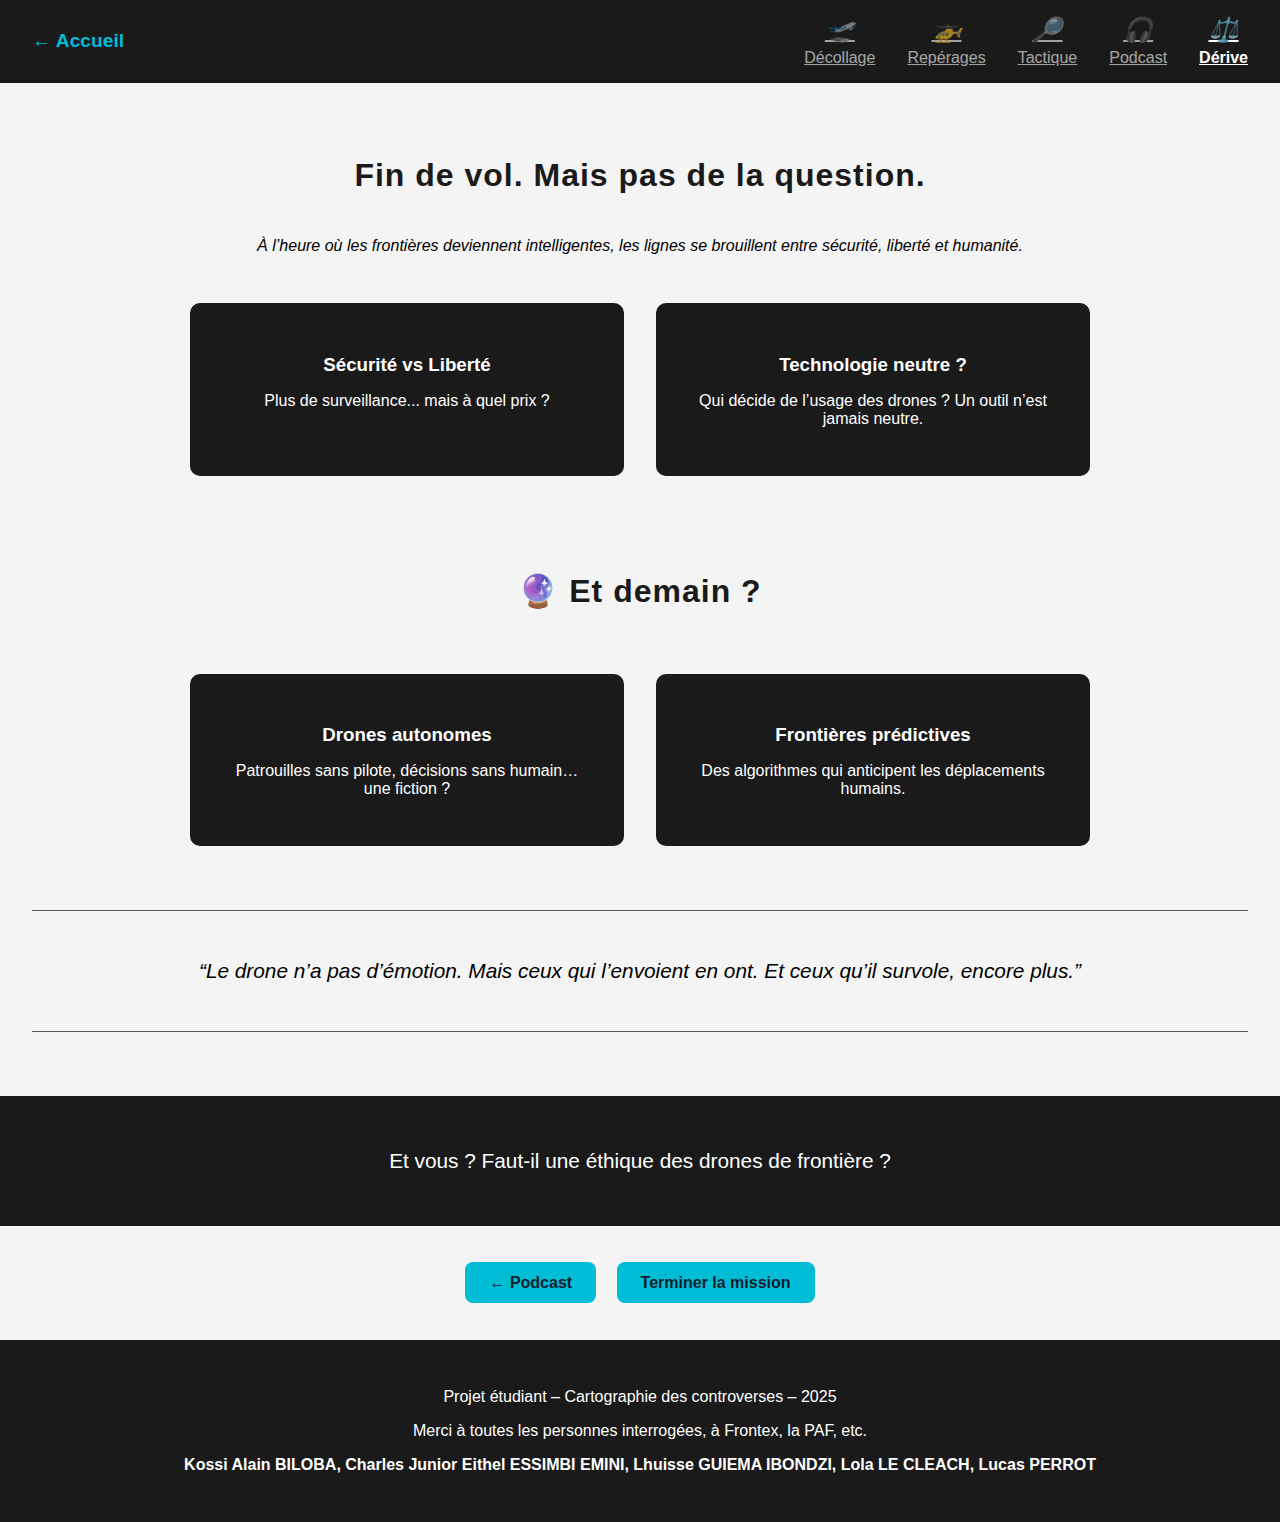
<file: atterrissage4.html>
<!DOCTYPE html>
<html lang="fr">
<head>
  <meta charset="UTF-8">
  <title>Atterrissage – La Chute et la Projection</title>
  <link href="https://fonts.googleapis.com/css2?family=Orbitron&display=swap" rel="stylesheet">
  <style>
    :root {
            --accent: #00bcd4;
            --bg: #0f1c2e;
            --text: #f0f0f0;
            --muted: #a0a0a0;
            --card-bg: #19283f;
        }

        html {
            scroll-behavior: smooth;
        }

        body {
            margin: 0;
            font-family: Arial, sans-serif;
            background-color: #f4f4f4;
        }

        header {
            background: #1a1a1a;
            color: white;
            padding: 1rem 2rem;
            display: flex;
            align-items: center;
            justify-content: space-between;
        }

        .back-home {
            color: var(--accent);
            text-decoration: none;
            font-weight: bold;
            font-size: 1.2rem;
        }

        .flight-steps {
            display: flex;
            gap: 2rem;
            align-items: center;
        }

        .step {
            display: flex;
            flex-direction: column;
            align-items: center;
            text-align: center;
            color: white;
            opacity: 0.6;
            transition: opacity 0.3s;
        }

        .step.active {
            opacity: 1;
            font-weight: bold;
        }

        .step i {
            font-size: 1.5rem;
            margin-bottom: 0.3rem;
        }


        .section-title {
            text-align: center;
            padding: 3rem 1rem 1rem;
            font-size: 2rem;
            letter-spacing: 1px;
            color: #1a1a1a;
        }
    .subtitle {
      text-align: center;
      font-style: italic;
      margin-bottom: 3rem;
    }
    .balance, .toggle, .quotes-section {
      display: flex;
      justify-content: center;
      gap: 2rem;
      flex-wrap: wrap;
      margin: 3rem auto;
      max-width: 900px;
    }
    .card {
      background: #1a1a1a;
      color:white;
      padding: 2rem;
      border-radius: 10px;
      box-shadow: 0 0 10px rgba(255, 255, 255, 0.1);
      flex: 1 1 250px;
      text-align: center;
      transition: transform 0.3s;
    }
    .card:hover {
      transform: translateY(-5px);
    }
    .card h3 {
      margin-bottom: 1rem;
    }
    .quote-final {
      text-align: center;
      font-size: 1.3rem;
      font-style: italic;
      padding: 3rem;
      border-top: 1px solid #555;
      border-bottom: 1px solid #555;
      margin: 4rem 2rem;
    }
    .call-to-action {
      text-align: center;
      font-size: 1.3rem;
      padding: 2rem;
      margin-top: 3rem;
      background-color: #1a1a1a;
      color:white;
    }
    .call-to-action input {
      padding: 0.5rem;
      margin-top: 1rem;
      width: 80%;
      max-width: 400px;
      border: none;
      border-radius: 5px;
    }
    .nav-buttons {
            text-align: center;
            margin: 3rem auto;
        }

        .nav-buttons a {
            margin: 0.5rem;
            padding: 0.75rem 1.5rem;
            background-color: var(--accent);
            color: var(--bg);
            text-decoration: none;
            font-weight: bold;
            border-radius: 8px;
            transition: background 0.3s;
        }

        .nav-buttons a:hover {
            background-color: #00acc1;
        }

        footer {
            background: #1a1a1a;
            color: white;
            text-align: center;
            padding: 2rem 1rem;
        }
  </style>
</head>
<body>
    <header>
        <a class="back-home" href="index.html">&larr; Accueil</a>
        <nav class="flight-steps">
            <a class="step" href="decollage.html"><i>🛫</i> Décollage</a>
            <a class="step" href="reperage.html"><i>🚁</i> Repérages</a>
            <a class="step" href="survol-tactique.html"><i>🔎</i> Tactique</a>
            <a class="step" href="podcast.html"><i>🎧</i> Podcast</a>
            <a class="step active" href="atterrissage.html"><i>⚖️</i> Dérive</a>
        </nav>
    </header>

  <section class="hero">
    <h2 class="section-title">Fin de vol. Mais pas de la question.</h2>
    <p class="subtitle">À l’heure où les frontières deviennent intelligentes, les lignes se brouillent entre sécurité, liberté et humanité.</p>
  </section>

  <section class="balance">
    <div class="card">
      <h3>Sécurité vs Liberté</h3>
      <p>Plus de surveillance... mais à quel prix ?</p>
    </div>
    <div class="card">
      <h3>Technologie neutre ?</h3>
      <p>Qui décide de l’usage des drones ? Un outil n’est jamais neutre.</p>
    </div>
    
  </section>

  <section class="projection">
    <h2 class="section-title">🔮 Et demain ?</h2>
    <div class="toggle">
      <div class="card">
        <h3>Drones autonomes</h3>
        <p>Patrouilles sans pilote, décisions sans humain… une fiction ?</p>
      </div>
      <div class="card">
        <h3>Frontières prédictives</h3>
        <p>Des algorithmes qui anticipent les déplacements humains.</p>
      </div>
    </div>
  </section>

  <div class="quote-final">
    “Le drone n’a pas d’émotion. Mais ceux qui l’envoient en ont. Et ceux qu’il survole, encore plus.”
  </div>

  <div class="call-to-action">
    <p>Et vous ? Faut-il une éthique des drones de frontière ?</p>
  </div>

  <!-- Boutons de navigation -->
  <div class="nav-buttons">
    <a href="podcast.html">← Podcast</a>
    <a href="podcast.html">Terminer la mission</a>
</div>

<footer>
    <p>Projet étudiant – Cartographie des controverses – 2025</p>
    <p>Merci à toutes les personnes interrogées, à Frontex, la PAF, etc.</p>
    <p><strong> Kossi Alain BILOBA,
            Charles Junior Eithel ESSIMBI EMINI,
            Lhuisse GUIEMA IBONDZI,
            Lola LE CLEACH,
            Lucas PERROT</strong></p>
</footer>
</body>
</html>
</file>
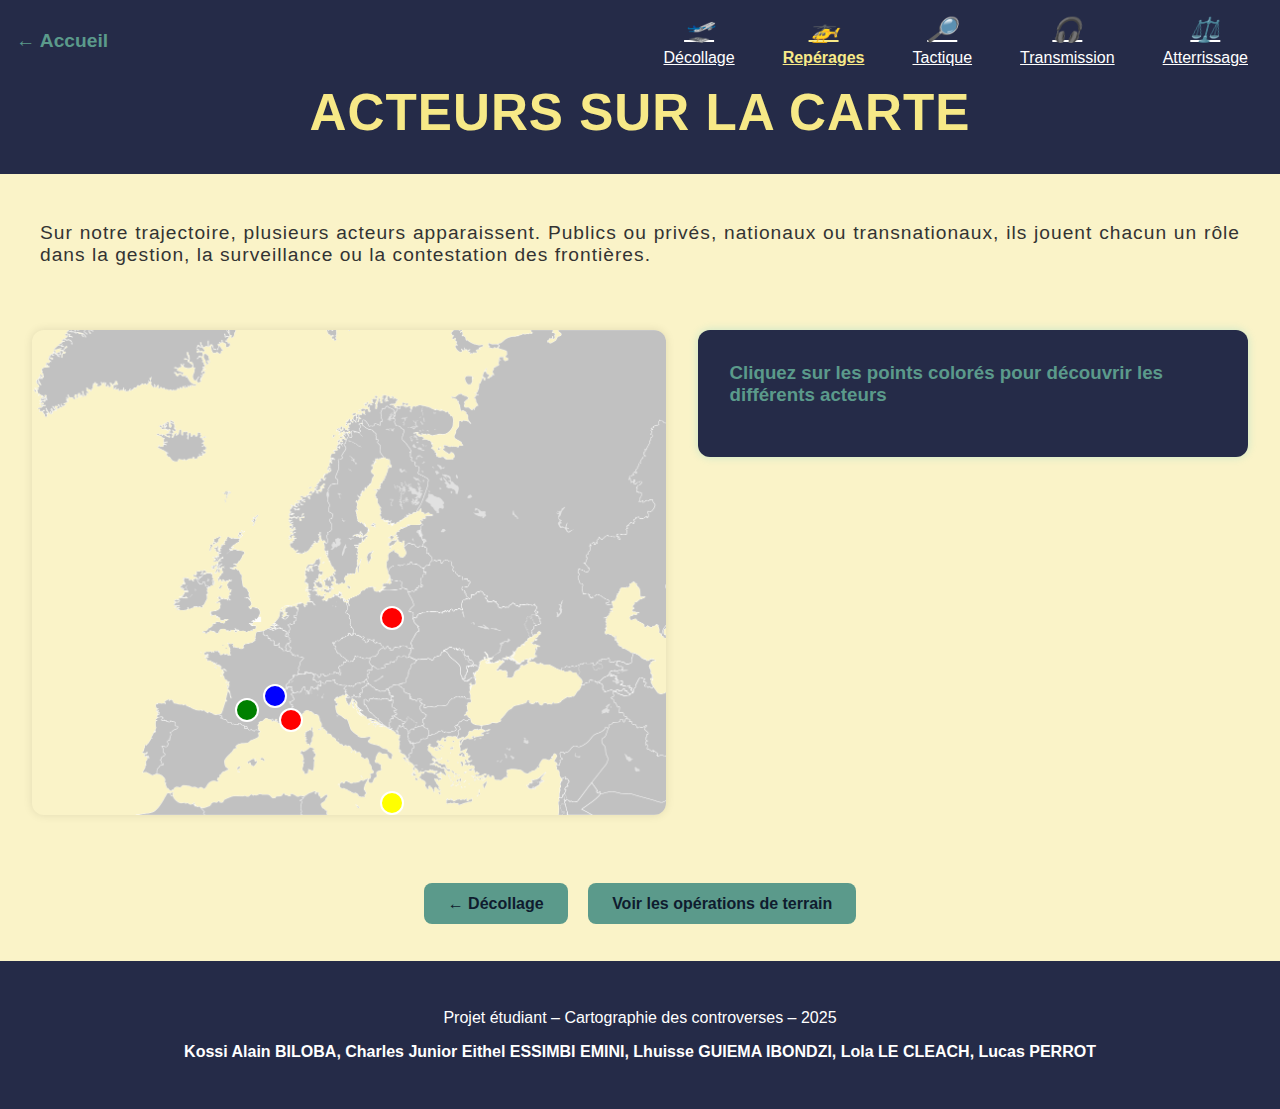
<file: reperage.html>
<!DOCTYPE html>
<html lang="fr">

<head>
    <meta charset="UTF-8">
    <meta name="viewport" content="width=device-width, initial-scale=1.0">
    <title>Repérage - Acteurs</title>
    <!-- AOS CSS -->
    <link href="https://cdn.jsdelivr.net/npm/aos@2.3.4/dist/aos.css" rel="stylesheet">

    <style>
        @import url('https://fonts.googleapis.com/css2?family=Tagesschrift&display=swap');

        :root {
            --accent: #5B9A8B;
            --bg: #0f1c2e;
            --text: #f0f0f0;
            --muted: #a0a0a0;
            --card-bg: #19283f;
        }

        .tagesschrift-regular {
            font-family: "Tagesschrift", system-ui;
            font-weight: 400;
            font-style: normal;
        }

        .justify {
            text-align: justify;
            text-justify: inter-word;
        }

        html {
            scroll-behavior: smooth;
        }

        body {
            margin: 0;
            font-family: Arial, sans-serif;
            background-color: #faf3c8;
            padding-top: 80px;
        }


        .legend-text {
            font-size: 3vw;
            max-width: 50%;

        }

        header {
            background: #252B48;
            color: white;
            padding: 1rem 0;
            display: flex;
            align-items: center;
            justify-content: space-between;
            position: fixed;
            top: 0;
            width: 100%;
            z-index: 1000;
        }

        header a {
            padding-left: 1rem;
        }

        .back-home {
            color: var(--accent);
            text-decoration: none;
            font-weight: bold;
            font-size: 1.2rem;
        }

        .section-title {
            padding: 0.2rem 1rem 2rem;
            font-size: 4vw;
            letter-spacing: 1px;
        }

        .main-title {
            text-align: center;
            padding: 0.2rem 0rem 2rem;
            margin: auto;
            font-size: 4vw;
            letter-spacing: 1px;
            width: 100%;
            background-color: #252B48;
            color: #F7E987
        }

        .flight-steps {
            display: flex;
            gap: 2rem;
            align-items: center;
            padding-right: 2rem;
        }

        .step {
            display: flex;
            flex-direction: column;
            align-items: center;
            text-align: center;
            color: white;
            transition: opacity 0.3s;
        }

        .step.active {
            opacity: 1;
            font-weight: bold;
            color: #F7E987;
        }

        .step i {
            font-size: 1.5rem;
            margin-bottom: 0.3rem;
        }

        .section-title {
            padding: 3rem 1rem 2rem;
            font-size: 1rem;
            letter-spacing: 1px;
        }

        .section-title p {
            max-width: 1200px;
            margin: 0 auto;
            color: #333;
            font-size: 1.2rem;
        }

        .map-section {
            display: flex;
            justify-content: center;
            align-items: flex-start;
            gap: 2rem;
            padding: 2rem;
        }

        .map-container {
            position: relative;
            width: 60%;
        }

        .map-image {
            width: 100%;
            height: auto;
            display: block;
            border-radius: 12px;
            box-shadow: 0 0 10px rgba(0, 0, 0, 0.1);
        }

        .map-legend {
            width: 50%;
            height: 1rem;
            display: flex;
            flex-direction: row;
            justify-content: center;
            align-items: center;
            gap: 1rem;
            margin: 2rem auto;
        }

        .legend-point {
            display: inline-block;
            width: 20px;
            height: 20px;
            border-radius: 50%;
            border: 2px solid white;
            cursor: pointer;
            transition: transform 0.2s ease;
            flex-shrink: 0;
        }


        .map-point {
            position: absolute;
            width: 20px;
            height: 20px;
            border-radius: 50%;
            border: 2px solid white;
            cursor: pointer;
            transition: transform 0.2s ease;
        }

        .red {
            background-color: red;
        }

        .yellow {
            background-color: yellow;
        }

        .blue {
            background-color: blue;
        }

        .green {
            background-color: green;
        }

        .map-point:hover {
            transform: scale(1.3);
        }

        /* Positionnement des points (en pourcentages) */


        .frontex {
            top: 57%;
            left: 55%;
        }

        .paf {
            top: 78%;
            left: 39%;
        }

        .migrants {
            top: 95%;
            left: 55%;
        }

        .ONG {
            top: 73%;
            left: 36.5%;
        }


        .airbus {
            top: 76%;
            left: 32%;
        }

        .styled-table {
            width: 100%;
            border-collapse: collapse;
            margin: 0 auto 20px auto;
            font-size: 1rem;
            background-color: #f9f9f9;
            box-shadow: 0 0 10px rgba(68, 80, 105, 0.15);
            border-radius: 10px;
            overflow: hidden;
        }

        .styled-table thead {
            background-color: #445069;
            color: #F7E987;
            text-align: left;
        }

        .styled-table th,
        .styled-table td {
            padding: 12px 16px;
            border-bottom: 1px solid #ddd;
        }

        .styled-table tbody tr:hover {
            background-color: #f1f1f1;
        }

        /* Info sur l'acteur cliqué */
        .actor-info {
            display: none;
            background-color: #252B48;
            padding: 2rem;
            border-radius: 12px;
            box-shadow: 0 0 10px rgba(0, 188, 212, 0.2);
            width: 40%;
            flex-shrink: 0;
        }

        .actor-info h3 {
            color: var(--accent);
            margin-top: 0;
        }

        .actor-info p {
            margin: 0.5rem 0;
            color: #f0f0f0;
        }

        blockquote {
            color: #a0a0a0;
            font-style: italic;
            margin-top: 1rem;
        }

        .nav-buttons {
            text-align: center;
            margin: 3rem auto;
        }

        .nav-buttons a {
            margin: 0.5rem;
            padding: 0.75rem 1.5rem;
            background-color: var(--accent);
            color: var(--bg);
            text-decoration: none;
            font-weight: bold;
            border-radius: 8px;
            transition: background 0.3s;
        }

        .nav-buttons a:hover {
            background-color: #00acc1;
        }

        body>footer {
            background: #252B48;
            color: white;
            text-align: center;
            padding: 2rem 1rem;
        }

        figure {
            margin: 0 !important;
        }

        figcaption {
            color: white;
            font-size: small;
        }

        /* Tooltip (si tu l’utilises ici aussi) */
        .tooltip {
            background-color: #F7E987;
            color: #252B48;
            position: relative;
            cursor: pointer;
            /* ton bleu moyen */
            font-weight: 600;
            border-radius: 5px;
            /* ton vert/gris foncé */
            transition: color 0.3s ease, border-color 0.3s ease;
        }

        .tooltip:hover {
            background-color: #fff;
            box-shadow: 0 0 6px #F7E987;
            text-shadow: none;
        }

        .tooltip::after {
            content: ' ⓘ';
            font-size: 0.75em;
            color: #5B9A8B;
            margin-left: 4px;
        }



        .tooltiptext {
            visibility: hidden;
            width: 220px;
            background-color: #333;
            color: #F7E987;
            text-align: center;
            padding: 0.5rem;
            border-radius: 0.5rem;
            position: absolute;
            z-index: 10;
            bottom: 125%;
            left: 50%;
            transform: translateX(-50%);
            opacity: 0;
            transition: opacity 0.3s;
        }

        .tooltip:hover .tooltiptext {
            visibility: visible;
            opacity: 1;
        }

        .burger {
            display: none;
            background: none;
            border: none;
            color: white;
            font-size: 2rem;
            cursor: pointer;
        }

        @media (min-width: 1300px) {

            .main-title,
            .section-title {
                font-size: 2.5rem;
            }
        }

        @media (max-width: 880px) {
            body{
                padding-top: 90px;
            }
            .map-section {
                flex-direction: column;
                align-items: center;
            }

            .map-container,
            .actor-info {
                width: 90%;
            }

            .map-image {
                width: 100%;
            }

            .flight-steps {
                gap: 0.5rem;
            }

            .back-home {
                margin-right: 1rem;
            }

            header {
                flex-direction: column;
                align-items: flex-start;
            }

            .burger {
                display: block;
            }

            .flight-steps {
                display: none;
                flex-direction: column;
                width: 100%;
                gap: 1rem;
                margin-top: 1rem;
            }

            .flight-steps.show {
                display: flex;
            }

            .flight-steps a {
                padding: 0.5rem 1rem;
                background: #2a2a2a;
                border-radius: 8px;
            }

            .flight-steps {
                gap: 0.5rem;
            }

            .nav-buttons {
                display: flex;
                flex-direction: column;
                align-items: center;
            }

        }
    </style>
</head>

<body>
    <header>
        <a class="back-home" href="index.html">&larr; Accueil</a>
        <button class="burger" onclick="toggleMenu()">☰</button>
        <nav class="flight-steps">
            <a class="step" href="decollage.html"><i>🛫</i> Décollage</a>
            <a class="step active" href="reperage.html"><i>🚁</i> Repérages</a>
            <a class="step" href="survol-tactique.html"><i>🔎</i> Tactique</a>
            <a class="step" href="podcast.html"><i>🎧</i> Transmission</a>
            <a class="step" href="atterrissage.html"><i>⚖️</i> Atterrissage</a>
        </nav>
    </header>

    <h1 class="main-title">ACTEURS SUR LA CARTE</h1>


    <div class="section-title justify">
        <p>Sur notre trajectoire, plusieurs acteurs apparaissent. Publics ou privés, nationaux ou transnationaux, ils
            jouent chacun un rôle dans la gestion, la surveillance ou la contestation des frontières.</p>
    </div>
    <!--<div class="map-legend">
        <div class="legend-point legend1 red" ></div> <p class="legend-text">Acteurs Gouvernementaux</p>  
        <div class="legend-point legend2 blue" > </div>  <p class="legend-text"> Acteurs Humanitaires</p>
        <div class="legend-point legend3 green" ></div> <p class="legend-text">Acteurs Technologiques et Industriels</p>
    </div>-->


    <!-- Carte interactive et informations -->
    <section class="map-section">
        <div class="map-container">
            <img src="eur.png" alt="Carte de l'Europe" class="map-image" />

            <!-- Points rouges sur la carte -->
            <div class="map-point frontex red" onclick="showActorInfo('frontex')"></div>
            <div class="map-point paf red" onclick="showActorInfo('paf')"></div>
            <div class="map-point migrants yellow" onclick="showActorInfo('migrants')"></div>
            <div class="map-point airbus green" onclick="showActorInfo('airbus')"></div>
            <div class="map-point ONG blue" onclick="showActorInfo('ONG')"></div>

        </div>

        <!-- Informations sur les acteurs -->
        <div class="actor-info" id="default-info">
            <h3>Cliquez sur les points colorés pour découvrir les différents acteurs</h3>
        </div>
        <div class="actor-info" id="frontex-info">
            <h3>Frontex</h3>
            <p>🔴 Surveillant</p>
            <br>
            <p><strong>Localisation :</strong> Varsovie, Pologne</p>
            <p><strong>Statut :</strong> Agence européenne</p>
            <p><strong>Rôle :</strong> Coordination de la surveillance aux frontières extérieures de l'UE</p>
            <p><strong>Technologies :</strong>
                <span class="tooltip">Drone Heron<span class="tooltiptext">Drones israéliens utilisés pour la
                        surveillance et la collecte de renseignements. Frontex, l'agence européenne de garde-frontières,
                        a signé un contrat avec Airbus pour le déploiement et la maintenance de ces drones afin de
                        renforcer la surveillance des frontières extérieures de l'UE. ​</span></span>
                , capteurs thermiques, systèmes d'analyse d'image
            </p>
            <p><strong>Contexte :</strong> Acteur central dans le déploiement technologique à grande échelle. L’agence
                fournit drones, financement, et expertise logistique à l’Italie dans le cadre du programme Eurosur. Elle
                est critiquée pour les
                <span class="tooltip">"pushbacks" illégaux<span class="tooltiptext">Renvoi forcé de migrants vers un
                        pays sans évaluation individuelle ni possibilité de demander l’asile, en violation du droit
                        international. ​</span></span>
                et un manque de transparence.
            </p>
            <figure class="img-frontex">
                <h3 class="img-title">Budget annuel de Frontex</h3>
                <img src="budget.png" alt="Infographie des opérations de drones"
                    style="width:100%; max-width:100%; display:block; margin:20px auto 20px auto;">
                <figcaption>Source : Commission des lois, à partir du rapport spécial de la Cour des comptes européenne
                    du 7 juin 2021 et des données publiées par Frontex </figcaption>
            </figure>
            <br>
            <p>
                Le budget de Frontex a connu une croissance significative, montant jusqu'à <strong>922 millions d'euros
                    en 2024</strong> . Cette augmentation reflète les besoins croissants en matière de gestion des
                frontières extérieures de l'Union européenne.
            </p>
        </div>

        <div class="actor-info" id="paf-info">
            <h3>Police aux Frontières (P.A.F.)</h3>
            <p>🔴 Surveillant</p>
            <br>
            <p><strong>Localisation :</strong> Alpes-Maritimes, France</p>
            <p><strong>Statut :</strong> Forces de l'ordre françaises</p>
            <p><strong>Rôle :</strong> Contrôle des flux migratoires et surveillance des frontières terrestres,
                notamment alpines</p>
            <p><strong>Technologies :</strong>
                <span class="tooltip">Drones tactiques<span class="tooltiptext">Drones de petite taille, utilisés pour
                        les opérations de reconnaissance et de surveillance en temps réel dans des zones difficiles
                        d’accès comme les montagnes.</span></span>,
                caméras, jumelles, dispositifs radio de coordination
            </p>
            <p><strong>Contexte :</strong> Acteur clef dans la lutte contre les franchissements irréguliers dans les
                régions montagneuses. La P.A.F. utilise les drones pour anticiper les trajectoires de passage et
                intervenir rapidement. Si leur efficacité opérationnelle est reconnue, leur usage suscite une vive
                controverse, notamment en raison de leur rôle dans les <span class="tooltip">interceptions en haute
                    altitude<span class="tooltiptext">Les interceptions dans les cols alpins sont particulièrement
                        risquées et exposent les migrants à des dangers liés au froid et à la chute, sans toujours
                        permettre un recours ou un accompagnement humanitaire.</span></span>. La frontière alpine
                devient ainsi un théâtre de surveillance renforcée, au détriment, selon certains, des droits
                fondamentaux.</p>

            <figure class="img-paf">
                <h3 class="img-title">Évolution des interpellations dans les Alpes-Maritimes</h3>
                <table class="styled-table">
                    <thead>
                        <tr>
                            <th>Année</th>
                            <th>Nombre d’interpellations / non-admissions</th>
                        </tr>
                    </thead>
                    <tbody>
                        <tr>
                            <td>2017</td>
                            <td>44 433 non-admissions à la frontière franco-italienne</td>
                        </tr>
                        <tr>
                            <td>2021</td>
                            <td>+30 000 migrants interpellés</td>
                        </tr>
                        <tr>
                            <td>2023</td>
                            <td>44 100 interpellations enregistrées</td>
                        </tr>
                    </tbody>
                </table>
                <figcaption>Source : Ministère de l’intérieur, rapports parlementaires, presse</figcaption>
            </figure>

            <br>
            <p>
                Entre 2018 et 2024, les interpellations de migrants dans les Alpes ont considérablement augmenté, en
                parallèle du renforcement des dispositifs technologiques. Ces pratiques font l’objet de critiques
                récurrentes de la part d’ONG qui dénoncent des <span class="tooltip">conditions inhumaines<span
                        class="tooltiptext">Manque d’abris, températures extrêmes, absence d’accès aux soins ou à des
                        services juridiques sur la frontière franco-italienne.</span></span> et une stratégie de
                dissuasion plus que de protection.
            </p>
        </div>


        <div class="actor-info" id="migrants-info">
            <h3>Migrants</h3>
            <p>🟡 Surveillés</p>
            <br>
            <p><strong>Localisation :</strong> Méditerranée, Balkans, Alpes</p>
            <p><strong>Statut :</strong> Acteurs en mouvement, souvent sans statut légal reconnu</p>
            <p><strong>Rôle :</strong> Traversées pour fuir la guerre, la pauvreté ou les catastrophes climatiques</p>
            
            <p><strong>Technologies :</strong>
              <span class="tooltip">Applications GPS<span class="tooltiptext">Des apps comme Maps.me ou Komoot sont utilisées pour naviguer discrètement sur les routes migratoires.</span></span>,
              téléphones chiffrés, réseaux sociaux, stratégies d’évitement de la surveillance
            </p>
            
            <p><strong>Contexte :</strong> 
              Les migrants sont les premiers impactés par le déploiement technologique. 
              Les drones rendent les traversées plus dangereuses en forçant les groupes à emprunter des routes secondaires (montagne, nuit), souvent fatales. 
              La surveillance réduit l’accès à l’asile, invisibilise les violations de droits, et renforce le sentiment d’abandon.
            </p>
            
            <p><strong>Risques psychologiques :</strong> 
              États de stress post-traumatique, anxiété liée à l'invisibilité des menaces (drones, capteurs), perte de sommeil, peur constante de l’interception.
            </p>
            
            <figure class="img-migrants">
              <h3 class="img-title">Estimations des morts en Méditerranée centrale</h3>
              <table class="styled-table">
                <thead>
                  <tr>
                    <th>Année</th>
                    <th>Morts ou disparus</th>
                  </tr>
                </thead>
                <tbody>
                  <tr>
                    <td>2020</td>
                    <td>1 401</td>
                  </tr>
                  <tr>
                    <td>2021</td>
                    <td>1 553</td>
                  </tr>
                  <tr>
                    <td>2022</td>
                    <td>1 417</td>
                  </tr>
                  <tr>
                    <td>2023</td>
                    <td>2 498</td>
                  </tr>
                </tbody>
              </table>
              <figcaption>Source : OIM (Organisation Internationale pour les Migrations), Missing Migrants Project</figcaption>
            </figure>
        
          </div>
          

          <div class="actor-info" id="airbus-info">
            <h3>Airbus</h3>
            <p>🟢 Concepteur</p>
            <br>
            <p><strong>Localisation :</strong> Toulouse, France</p>
            <p><strong>Statut :</strong> Multinationale européenne</p>
            <p><strong>Rôle :</strong> Fourniture de drones et services associés à Frontex</p>
            
            <p><strong>Technologies :</strong>
              <span class="tooltip">Drone Heron 1<span class="tooltiptext">Drone de moyenne altitude et longue endurance développé à l’origine par Israel Aerospace Industries, opéré par Airbus pour Frontex.</span></span>,
              systèmes de communication satellitaire, maintenance, pilotage à distance
            </p>
            
            <p><strong>Contexte :</strong> Airbus joue un rôle-clé dans la surveillance des frontières européennes en opérant pour Frontex des vols de drones Heron depuis la Crète ou Malte. 
              Ces missions incluent la collecte d’images, le suivi de cibles maritimes et la transmission en temps réel à Frontex. 
              Le partenariat a été critiqué pour son manque de transparence et sa possible implication dans des refoulements illégaux.
            </p>
          
            <p><strong>Contrat majeur :</strong> En 2021, Airbus a remporté un contrat de <strong>50 millions d’euros</strong> pour fournir et opérer des drones MALE (moyenne altitude, longue endurance) au service de Frontex.</p>
          
            <figure class="img-airbus">
              <h3 class="img-title">Drone Heron 1</h3>
              <img src="drone-heron.jpg" alt="Drone Heron 1 utilisé par Frontex" style="width:80%; max-width:80%; display:block; margin:20px auto;">
              <figcaption>Le Heron 1 opéré par Airbus est équipé pour surveiller de vastes zones maritimes sans pilote humain à bord.</figcaption>
            </figure>
          
            <blockquote>“Nous opérons selon les besoins de Frontex, dans le respect des réglementations européennes.”</blockquote>
          </div>
          
          <div class="actor-info" id="ong-info">
            <h3>ONG</h3>
            <p>🔵 Défenseur des droits</p>
            <br>
            <p><strong>Localisation :</strong> France, Méditerranée, Balkans</p>
            <p><strong>Organismes :</strong> Amnesty International, ANAFE, Sea-Watch, SOS Méditerranée, Médecins Sans Frontières</p>
            <p><strong>Rôle :</strong> Secours, observation et plaidoyer pour la protection des droits des personnes exilées</p>
            
            <p><strong>Moyens :</strong> 
              <span class="tooltip">Documentation des abus<span class="tooltiptext">Collecte de témoignages, vidéos et rapports sur les violations des droits humains aux frontières.</span></span>, 
              pression politique, interventions juridiques, missions de sauvetage, mobilisation citoyenne
            </p>
            
            <p><strong>Contexte :</strong> Les ONG jouent un rôle essentiel de contre-pouvoir. Elles surveillent l’usage des drones par les autorités, dénoncent les
              <span class="tooltip">refoulements illégaux<span class="tooltiptext">Renvois sans procédure légale ni évaluation individuelle, souvent orchestrés à partir d’images de drones.</span></span>
              et demandent des alternatives plus humaines. 
              Elles font face à des obstacles croissants : criminalisation de la solidarité, restrictions d’accès aux zones surveillées, manque de transparence des opérations officielles.
            </p>
          
            <figure class="img-ong">
              <h3 class="img-title">Intervention en mer</h3>
              <img src="sea-rescue.jpg" alt="ONG intervenant en Méditerranée" style="width:100%; max-width:100%; display:block; margin:20px auto;">
              <figcaption>Des ONG comme SOS Méditerranée interviennent directement en mer pour pallier l’absence de sauvetage étatique.</figcaption>
            </figure>
          
            <blockquote>"La surveillance ne doit pas violer les droits des personnes en mouvement."</blockquote>
          </div>
          <div class="actor-info" id="ONG-info">
            <h3>ONG</h3>
            <p>🔵 Défenseur des droits</p>
            <br>
            <p><strong>Localisation :</strong> France, Méditerranée, Balkans</p>
            <p><strong>Organismes :</strong> Amnesty International, ANAFE, Sea-Watch, SOS Méditerranée, Médecins Sans Frontières</p>
            <p><strong>Rôle :</strong> Secours, observation et plaidoyer pour la protection des droits des personnes exilées</p>
            
            <p><strong>Moyens :</strong> 
              <span class="tooltip">Documentation des abus<span class="tooltiptext">Collecte de témoignages, vidéos et rapports sur les violations des droits humains aux frontières.</span></span>, 
              pression politique, interventions juridiques, missions de sauvetage, mobilisation citoyenne
            </p>
            
            <p><strong>Contexte :</strong> Les ONG jouent un rôle essentiel de contre-pouvoir. Elles surveillent l’usage des drones par les autorités, dénoncent les
              <span class="tooltip">refoulements illégaux<span class="tooltiptext">Renvois sans procédure légale ni évaluation individuelle, souvent orchestrés à partir d’images de drones.</span></span>
              et demandent des alternatives plus humaines. 
              Elles font face à des obstacles croissants : criminalisation de la solidarité, restrictions d’accès aux zones surveillées, manque de transparence des opérations officielles.
            </p>
          
            <figure class="img-ong">
              <h3 class="img-title">Intervention en mer</h3>
              <img src="sea-rescue.jpg" alt="ONG intervenant en Méditerranée" style="width:80%; max-width:80%; display:block; margin:20px auto;">
              <figcaption>Des ONG comme SOS Méditerranée interviennent directement en mer pour pallier l’absence de sauvetage étatique.</figcaption>
            </figure>
          
            <blockquote>"La surveillance ne doit pas violer les droits des personnes en mouvement."</blockquote>
          </div>
                    

    </section>

    <!-- Boutons de navigation -->
    <div class="nav-buttons">
        <a href="decollage.html">← Décollage</a>
        <a href="survol-tactique.html">Voir les opérations de terrain</a>
    </div>

    <footer>
        <p>Projet étudiant – Cartographie des controverses – 2025</p>
        <p><strong> Kossi Alain BILOBA,
                Charles Junior Eithel ESSIMBI EMINI,
                Lhuisse GUIEMA IBONDZI,
                Lola LE CLEACH,
                Lucas PERROT</strong></p>
    </footer>

    <script>
        // Fonction pour afficher les informations de l'acteur cliqué
        function showActorInfo(actor) {
            // Masquer toutes les fiches
            var actorInfos = document.querySelectorAll('.actor-info');
            actorInfos.forEach(function (info) {
                info.style.display = 'none';
            });

            // Afficher la fiche correspondante
            var actorInfo = document.getElementById(actor + '-info');
            actorInfo.style.display = 'block';
        }
        showActorInfo("default")

        function toggleMenu() {
            const menu = document.querySelector('.flight-steps');
            menu.classList.toggle('show');
        }
    </script>
</body>

</html>
</file>
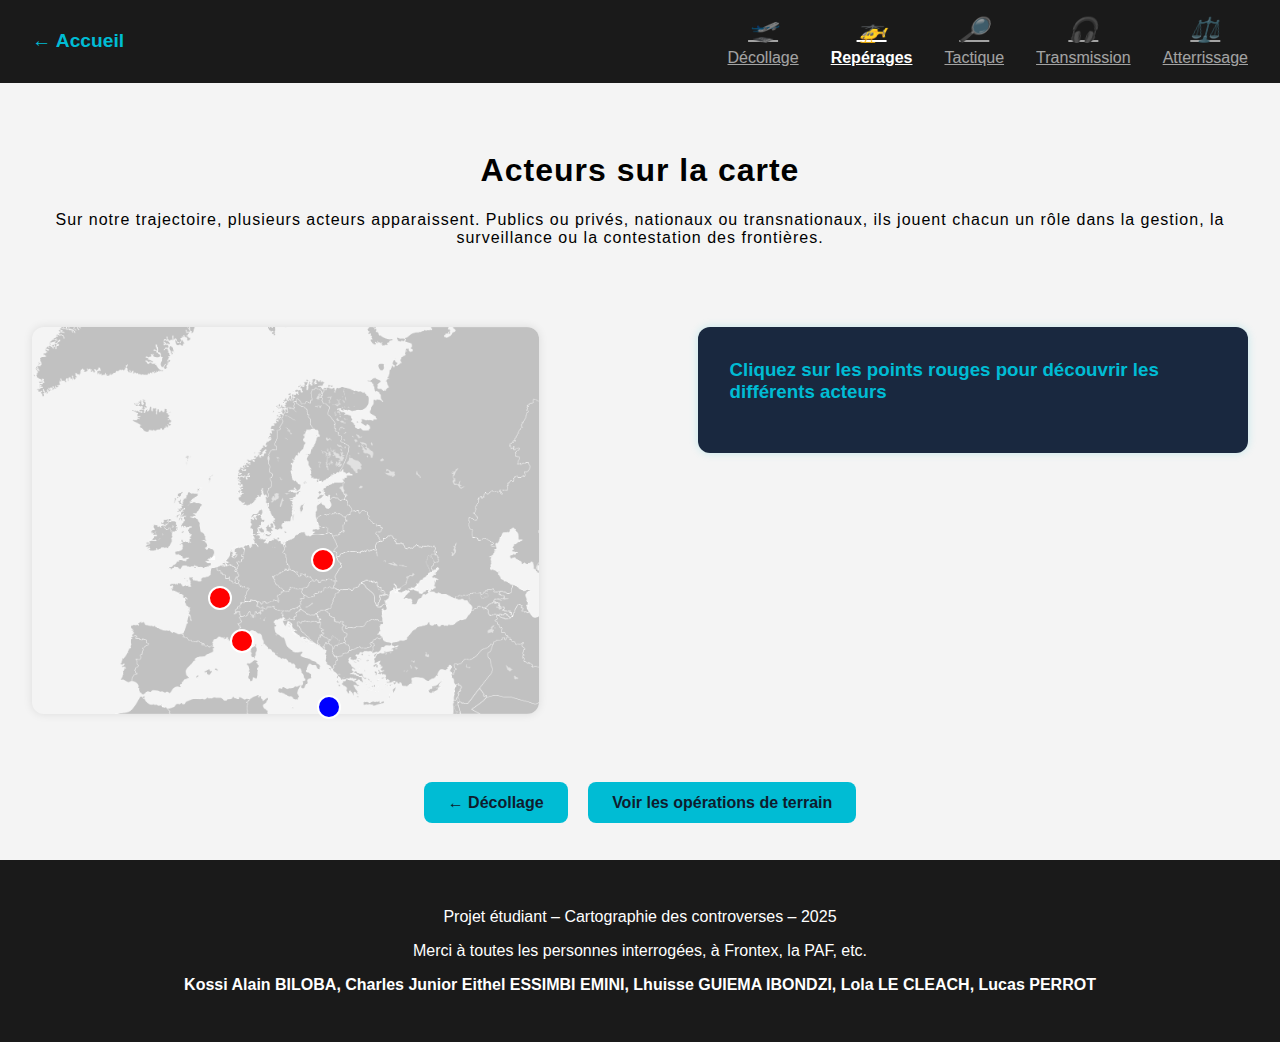
<file: reperage2.html>
<!DOCTYPE html>
<html lang="fr">

<head>
    <meta charset="UTF-8">
    <meta name="viewport" content="width=device-width, initial-scale=1.0">
    <title>Repérage - Acteurs</title>
    <link href="https://fonts.googleapis.com/css2?family=Orbitron:wght@500&family=Roboto&display=swap" rel="stylesheet">
    <style>
        :root {
            --accent: #00bcd4;
            --bg: #0f1c2e;
            --text: #f0f0f0;
            --muted: #a0a0a0;
            --card-bg: #19283f;
        }

        html {
            scroll-behavior: smooth;
        }

        body {
            margin: 0;
            font-family: Arial, sans-serif;
            background-color: #f4f4f4;
        }

        header {
            background: #1a1a1a;
            color: white;
            padding: 1rem 2rem;
            display: flex;
            align-items: center;
            justify-content: space-between;
        }

        .back-home {
            color: var(--accent);
            text-decoration: none;
            font-weight: bold;
            font-size: 1.2rem;
        }

        .flight-steps {
            display: flex;
            gap: 2rem;
            align-items: center;
        }

        .step {
            display: flex;
            flex-direction: column;
            align-items: center;
            text-align: center;
            color: white;
            opacity: 0.6;
            transition: opacity 0.3s;
        }

        .step.active {
            opacity: 1;
            font-weight: bold;
        }

        .step i {
            font-size: 1.5rem;
            margin-bottom: 0.3rem;
        }

        .section-title {
            text-align: center;
            padding: 3rem 1rem 2rem;
            font-size: 1rem;
            letter-spacing: 1px;
        }

        .map-section {
            display: flex;
            justify-content: center;
            align-items: flex-start;
            gap: 2rem;
            padding: 2rem;
        }

        .map-container {
            position: relative;
            width: 60%;
        }

        .map-image {
            width: 80%;
            height: auto;
            display: block;
            border-radius: 12px;
            box-shadow: 0 0 10px rgba(0, 0, 0, 0.1);
        }

        .map-point {
            position: absolute;
            width: 20px;
            height: 20px;
            border-radius: 50%;
            border: 2px solid white;
            cursor: pointer;
            transition: transform 0.2s ease;
        }

        .red {
            background-color: red;
        }

        .blue {
            background-color: blue;
        }

        .map-point:hover {
            transform: scale(1.3);
        }

        /* Positionnement des points (en pourcentages) */
        .frontex {
            top: 57%;
            left: 44%;
        }

        .paf {
            top: 78%;
            left: 31.2%;
        }

        .migrants {
            top: 95%;
            left: 45%;
        }

        .thales {
            top: 67%;
            left: 27.7%;
        }

        /* Info sur l'acteur cliqué */
        .actor-info {
            display: none;
            background-color: #19283f;
            padding: 2rem;
            border-radius: 12px;
            box-shadow: 0 0 10px rgba(0, 188, 212, 0.2);
            width: 40%;
            flex-shrink: 0;
        }

        .actor-info h3 {
            color: var(--accent);
            margin-top: 0;
        }

        .actor-info p {
            margin: 0.5rem 0;
            color: #f0f0f0;
        }

        blockquote {
            color: #a0a0a0;
            font-style: italic;
            margin-top: 1rem;
        }

        .nav-buttons {
            text-align: center;
            margin: 3rem auto;
        }

        .nav-buttons a {
            margin: 0.5rem;
            padding: 0.75rem 1.5rem;
            background-color: var(--accent);
            color: var(--bg);
            text-decoration: none;
            font-weight: bold;
            border-radius: 8px;
            transition: background 0.3s;
        }

        .nav-buttons a:hover {
            background-color: #00acc1;
        }

        footer {
            background: #1a1a1a;
            color: white;
            text-align: center;
            padding: 2rem 1rem;
        }

        .burger {
            display: none;
            background: none;
            border: none;
            color: white;
            font-size: 2rem;
            cursor: pointer;
        }

        @media (max-width: 880px) {
            .map-section {
                flex-direction: column;
                align-items: center;
            }

            .map-container,
            .actor-info {
                width: 90%;
            }

            .map-image {
                width: 100%;
            }

            .flight-steps {
                gap: 0.5rem;
            }

            .back-home {
                margin-right: 1rem;
            }

            header {
                flex-direction: column;
                align-items: flex-start;
            }

            .burger {
                display: block;
            }

            .flight-steps {
                display: none;
                flex-direction: column;
                width: 100%;
                gap: 1rem;
                margin-top: 1rem;
            }

            .flight-steps.show {
                display: flex;
            }

            .flight-steps a {
                padding: 0.5rem 1rem;
                background: #2a2a2a;
                border-radius: 8px;
            }

            .flight-steps {
                gap: 0.5rem;
            }
            .nav-buttons{
                display: flex;
                flex-direction: column;
                align-items: center;
            }
            #frontex-info{
                background-color: #ff9688;
            }
        }
    </style>
</head>

<body>
    <header>
        <a class="back-home" href="index.html">&larr; Accueil</a>
        <button class="burger" onclick="toggleMenu()">☰</button>
        <nav class="flight-steps">
            <a class="step" href="decollage.html"><i>🛫</i> Décollage</a>
            <a class="step active" href="reperage.html"><i>🚁</i> Repérages</a>
            <a class="step" href="survol-tactique.html"><i>🔎</i> Tactique</a>
            <a class="step" href="podcast.html"><i>🎧</i> Transmission</a>
            <a class="step" href="atterrissage2.html"><i>⚖️</i> Atterrissage</a>
        </nav>
    </header>


    <div class="section-title">
        <h1>Acteurs sur la carte</h1>
        <p>Sur notre trajectoire, plusieurs acteurs apparaissent. Publics ou privés, nationaux ou transnationaux, ils
            jouent chacun un rôle dans la gestion, la surveillance ou la contestation des frontières.</p>
    </div>

    <!-- Carte interactive et informations -->
    <section class="map-section">
        <div class="map-container">
            <img src="eur.png" alt="Carte de l'Europe" class="map-image" />

            <!-- Points rouges sur la carte -->
            <div class="map-point frontex red" onclick="showActorInfo('frontex')"></div>
            <div class="map-point paf red" onclick="showActorInfo('paf')"></div>
            <div class="map-point migrants blue" onclick="showActorInfo('migrants')"></div>
            <div class="map-point thales red" onclick="showActorInfo('thales')"></div>
        </div>

        <!-- Informations sur les acteurs -->
        <div class="actor-info" id="default-info">
            <h3>Cliquez sur les points rouges pour découvrir les différents acteurs</h3>
        </div>
        <div class="actor-info" id="frontex-info">
            <h3>Frontex</h3>
            <p><strong>Localisation :</strong> Varsovie, Pologne</p>
            <p><strong>Statut :</strong> Agence européenne</p>
            <p><strong>Rôle :</strong> Coordination de la surveillance aux frontières extérieures de l'UE</p>
            <p><strong>Technologies :</strong> Drones Heron, capteurs thermiques, systèmes d'analyse d'image</p>
            <p><strong>Contexte :</strong> Acteur central dans le déploiement technologique à grande échelle. L’agence
                fournit drones, financement, et expertise logistique à l’Italie dans le cadre du programme Eurosur. Elle
                est critiquée pour les pushbacks illégaux et un manque de transparence.</p>
            <blockquote>"Nous ne remplaçons pas les États membres, nous les assistons."</blockquote>
        </div>

        <div class="actor-info" id="paf-info">
            <h3>Police aux Frontières</h3>
            <p><strong>Localisation :</strong> Alpes-Maritimes, France</p>
            <p><strong>Statut :</strong> Forces de l'ordre</p>
            <p><strong>Rôle :</strong> Contrôle et gestion quotidienne des points de passage</p>
            <p><strong>Technologies :</strong> Caméras, drones tactiques, interpellations</p>
            <p><strong>Contexte :</strong> Bras opérationnel de la surveillance, notamment dans les Alpes. Les drones y
                sont perçus comme un outil de patrouille efficace mais controversé, surtout en zone montagneuse.</p>
            <blockquote>"Les drones nous permettent de voir sans être vus."</blockquote>
        </div>

        <div class="actor-info" id="migrants-info">
            <h3>Migrants</h3>
            <p><strong>Localisation :</strong> Méditerranée</p>
            <p><strong>Statut :</strong> Acteurs en mouvement</p>
            <p><strong>Rôle :</strong> Traversées pour fuir la guerre, la pauvreté ou le climat</p>
            <p><strong>Technologies :</strong> Applications GPS, routes partagées, évitement surveillance</p>
            <p><strong>Contexte :</strong> Cibles directes de la surveillance. Les drones entravent souvent l’accès aux
                procédures d’asile, renforcent les discriminations, et aggravent les conditions psychologiques des
                personnes en déplacement.</p>
            <blockquote>"Nous ne savons jamais si nous allons y arriver."</blockquote>
        </div>

        <div class="actor-info" id="thales-info">
            <h3>Thalès</h3>
            <p><strong>Localisation :</strong> Paris, France</p>
            <p><strong>Statut :</strong> Entreprise privée</p>
            <p><strong>Rôle :</strong> Fourniture de technologies de surveillance</p>
            <p><strong>Technologies :</strong> Radar, IA de reconnaissance, capteurs optiques</p>
            <p><strong>Contexte :</strong> Exemple d’entreprise impliquée dans la fourniture de technologies de
                surveillance. Son rôle soulève des questions sur la privatisation de la sécurité aux frontières.</p>
            <blockquote>"Nous innovons pour la sécurité de tous."</blockquote>
        </div>
    </section>

    <!-- Boutons de navigation -->
    <div class="nav-buttons">
        <a href="decollage.html">← Décollage</a>
        <a href="survol-tactique.html">Voir les opérations de terrain</a>
    </div>

    <footer>
        <p>Projet étudiant – Cartographie des controverses – 2025</p>
        <p>Merci à toutes les personnes interrogées, à Frontex, la PAF, etc.</p>
        <p><strong> Kossi Alain BILOBA,
                Charles Junior Eithel ESSIMBI EMINI,
                Lhuisse GUIEMA IBONDZI,
                Lola LE CLEACH,
                Lucas PERROT</strong></p>
    </footer>

    <script>
        // Fonction pour afficher les informations de l'acteur cliqué
        function showActorInfo(actor) {
            // Masquer toutes les fiches
            var actorInfos = document.querySelectorAll('.actor-info');
            actorInfos.forEach(function (info) {
                info.style.display = 'none';
            });

            // Afficher la fiche correspondante
            var actorInfo = document.getElementById(actor + '-info');
            actorInfo.style.display = 'block';
        }
        showActorInfo("default")

        function toggleMenu() {
            const menu = document.querySelector('.flight-steps');
            menu.classList.toggle('show');
        }
    </script>
</body>

</html>
</file>
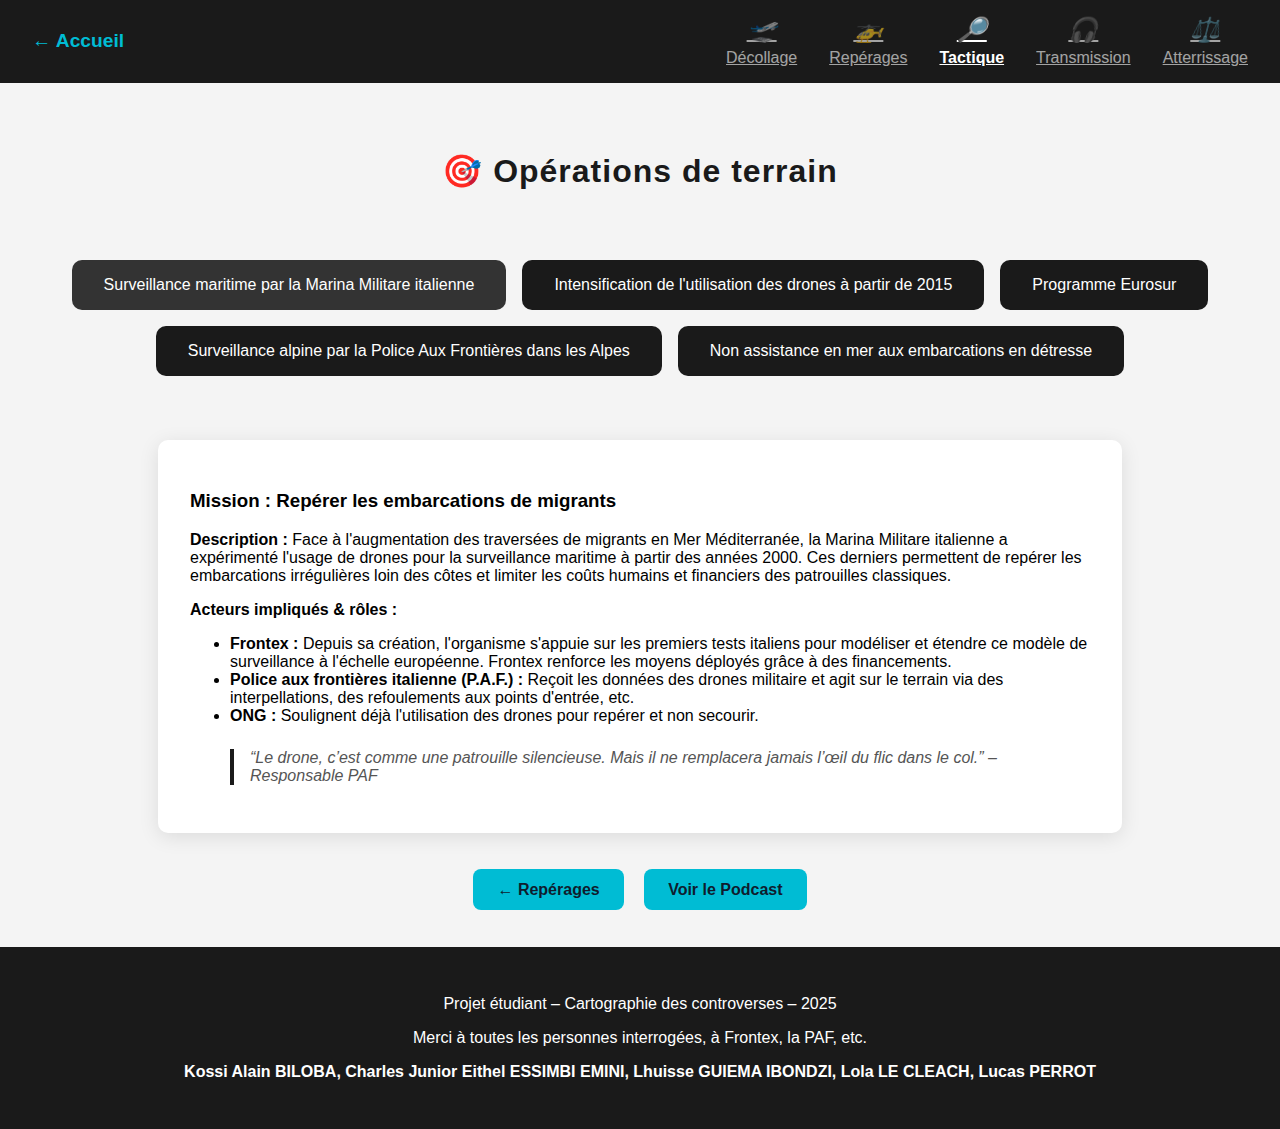
<file: survol-tactique-3.html>
<!DOCTYPE html>
<html lang="fr">

<head>
    <meta charset="UTF-8" />
    <meta name="viewport" content="width=device-width, initial-scale=1.0" />
    <title>Survol Tactique – Missions</title>
    <link href="https://fonts.googleapis.com/css2?family=Orbitron:wght@500&display=swap" rel="stylesheet">
    <style>
        :root {
            --accent: #00bcd4;
            --bg: #0f1c2e;
            --text: #f0f0f0;
            --muted: #a0a0a0;
            --card-bg: #19283f;
        }

        html {
            scroll-behavior: smooth;
        }

        body {
            margin: 0;
            font-family: Arial, sans-serif;
            background-color: #f4f4f4;
        }

        header {
            background: #1a1a1a;
            color: white;
            padding: 1rem 2rem;
            display: flex;
            align-items: center;
            justify-content: space-between;
        }

        .back-home {
            color: var(--accent);
            text-decoration: none;
            font-weight: bold;
            font-size: 1.2rem;
        }

        .flight-steps {
            display: flex;
            gap: 2rem;
            align-items: center;
        }

        .step {
            display: flex;
            flex-direction: column;
            align-items: center;
            text-align: center;
            color: white;
            opacity: 0.6;
            transition: opacity 0.3s;
        }

        .step.active {
            opacity: 1;
            font-weight: bold;
        }

        .step i {
            font-size: 1.5rem;
            margin-bottom: 0.3rem;
        }


        .section-title {
            text-align: center;
            padding: 3rem 1rem 1rem;
            font-size: 2rem;
            letter-spacing: 1px;
            color: #1a1a1a;
        }

        .mission-selector {
            display: flex;
            justify-content: center;
            flex-wrap: wrap;
            gap: 1rem;
            padding: 2rem 1rem;
        }

        .mission-btn {
            background: #1a1a1a;
            color: white;
            border: none;
            padding: 1rem 2rem;
            border-radius: 10px;
            font-size: 1rem;
            cursor: pointer;
            transition: background 0.3s ease;
        }

        .mission-btn:hover,
        .mission-btn.active {
            background: #333;
        }

        .mission-content {
            max-width: 900px;
            margin: 2rem auto;
            background: white;
            padding: 2rem;
            border-radius: 10px;
            box-shadow: 0 4px 20px rgba(0, 0, 0, 0.1);
            display: none;
            animation: fadeIn 0.5s ease-in-out;
        }

        .mission-content.active {
            display: block;
        }

        @keyframes fadeIn {
            from {
                opacity: 0;
                transform: translateY(10px);
            }

            to {
                opacity: 1;
                transform: translateY(0);
            }
        }

        blockquote {
            font-style: italic;
            color: #555;
            margin-top: 1.5rem;
            border-left: 4px solid #1a1a1a;
            padding-left: 1rem;
        }

        .nav-buttons {
            text-align: center;
            margin: 3rem auto;
        }

        .nav-buttons a {
            margin: 0.5rem;
            padding: 0.75rem 1.5rem;
            background-color: var(--accent);
            color: var(--bg);
            text-decoration: none;
            font-weight: bold;
            border-radius: 8px;
            transition: background 0.3s;
        }

        .nav-buttons a:hover {
            background-color: #00acc1;
        }

        footer {
            background: #1a1a1a;
            color: white;
            text-align: center;
            padding: 2rem 1rem;
        }
    </style>
</head>

<body>
    <header>
        <a class="back-home" href="index.html">&larr; Accueil</a>
        <nav class="flight-steps">
            <a class="step" href="decollage.html"><i>🛫</i> Décollage</a>
            <a class="step" href="reperage.html"><i>🚁</i> Repérages</a>
            <a class="step active" href="survol-tactique.html"><i>🔎</i> Tactique</a>
            <a class="step" href="podcast.html"><i>🎧</i> Transmission</a>
            <a class="step" href="atterrissage2.html"><i>⚖️</i> Atterrissage</a>
        </nav>
    </header>

    <h1 class="section-title">🎯 Opérations de terrain</h1>

    <div class="mission-selector">
        <button class="mission-btn active" data-mission="surveillance">Surveillance maritime par la Marina Militare italienne </button>
        <button class="mission-btn" data-mission="2015">Intensification de l'utilisation des drones à partir de 2015</button>
        <button class="mission-btn" data-mission="eurosur">Programme Eurosur</button>
        <button class="mission-btn" data-mission="paf">Surveillance alpine par la Police Aux Frontières dans les Alpes</button>
        <button class="mission-btn" data-mission="NonAssistance">Non assistance en mer aux embarcations en détresse</button>
    </div>

    <div id="surveillance" class="mission-content active">
        <h3>Mission : Repérer les embarcations de migrants</h3>
        <p><strong>Description :</strong> Face à l'augmentation des traversées de migrants en Mer Méditerranée, la Marina Militare italienne a expérimenté l'usage de drones pour la surveillance maritime à partir des années 2000. Ces derniers permettent de repérer les embarcations irrégulières loin des côtes et limiter les coûts humains et financiers des patrouilles classiques. </p>
        <p><strong>Acteurs impliqués & rôles :</strong> </p>
        <ul>
            <li><strong> Frontex :</strong> Depuis sa création, l'organisme s'appuie sur les premiers tests italiens pour modéliser et étendre ce modèle de surveillance à l'échelle européenne. Frontex renforce les moyens déployés grâce à des financements.</li>
            <li><strong>Police aux frontières italienne (P.A.F.) : </strong> Reçoit les données des drones militaire et agit sur le terrain via des interpellations, des refoulements aux points d'entrée, etc. </li>
            <li><strong>ONG :</strong> Soulignent déjà l'utilisation des drones pour repérer et non secourir.  </li>
        </ul>
        <blockquote>“Le drone, c’est comme une patrouille silencieuse. Mais il ne remplacera jamais l’œil du flic dans
            le col.” – Responsable PAF</blockquote>
    </div>

    <div id="2015" class="mission-content">
        <h3> Mission : Répondre à l'augmentation soudaine des flux migratoires</h3>
        <p><strong>Description :</strong>  En 2015, les flux migratoires augmentent significativement en Méditerranée centrale. Par conséquent, l'utilisation des drones s'intensifie pour surveiller et anticiper les arrivées. </p>
        <p><strong>Acteurs impliqués & rôles :</strong> </p>
        <ul>
            <li><strong> Frontex :</strong> Renforce sa présence opérationnelle et initie le programme Eurosur.</li>
            <li><strong>Police aux frontières italienne (P.A.F.) : </strong> Elle reçoit les coordonnées des embarcations et peuvent ainsi les intercepter.</li>
            <li><strong>ONG :</strong> Selon elles, l'équilibre entre sécurité et droits humains est rompu car les drônes permettent une détection plus rapide mais n'améliorent pas le secours en mer. Les drones ne sont utiliser qu'à des fins répressives.</li>
        </ul>
        <blockquote>“On n’arrive plus à séparer l’aide humanitaire de la surveillance.” – ONG Méditerranée</blockquote>
    </div>

    <div id="eurosur" class="mission-content">
        <h3> Mission : Déploiement du programme Eurosur (European Border Surveillance System) par Frontex </h3>
        <p><strong>Description :</strong>  Surveiller les frontières extérieures de l'UE de manière coordonnées et en temps réel. Créer une base de données commune sur les flux migratoires pour coordonner des pushbacks.</p>
        <p><strong>Acteurs impliqués & rôles :</strong> </p>
        <ul>
            <li><strong> Frontex :</strong> Fournit les équipements (drones, radars, satellites, ...) et coordonne la collecte des données. </li>
            <li><strong> Les Etats membres de l'UE : </strong>  Utilisent les données pour renforcer les contrôles et déclencher des actions rapides. </li>
            <li><strong>ONG :</strong> Alertent sur l'opacité des opérations et de le manque de transparence sur les données collectées. </li>
        </ul>
        <blockquote>“Ces tests interrogent les libertés publiques.” – Rapport CNIL 2024</blockquote>
    </div>

    <div id="paf" class="mission-content">
        <h3> Mission : Repérer les passages clandestins dans les zones de montagne </h3>
        <p><strong>Description :</strong> Dans les régions alpines, les drones sont utilisés pour survoler les cols de montagne, en particulier la nuit, afin de repérer les passages clandestins de migrants. Ces vols permettent à la PAF d’anticiper les trajectoires et d'intervenir rapidement. Les conditions climatiques rendent les traversées dangereuses, et les drones renforcent une logique de dissuasion plutôt que de protection.</p>
        <p><strong>Acteurs impliqués & rôles :</strong> </p>
        <ul>
            <li><strong> Frontex :</strong> Soutient techniquement dans certaines régions.</li>
            <li><strong> Police aux frontières italienne (P.A.F.) : </strong>  Opère les vols, intercepte les migrants dans les cols.</li>
            <li><strong>ONG :</strong> Critiquent la pression exercée sur les migrants et dénoncent les conditions climatiques extrêmes qui mettent des vies en danger.</li>
        </ul>
        <blockquote>“Nous analysons les données en temps réel pour adapter nos réponses.” – Communiqué Frontex
        </blockquote>
    </div>

    <div id="NonAssistance" class="mission-content">
        <h3> Mission : Repérer les embarcations en détresse sans assistance directe</h3>
        <p><strong>Description :</strong> En Méditerranée centrale, les drones sont déployés pour localiser les embarcations transportant des migrants mais ne déclenchent pas systématiquement les secours.     Dans de nombreux cas, les données sont utilisées pour empêcher les arrivées plutôt que pour sauver des vies. </p>
        <p><strong>Acteurs impliqués & rôles :</strong> </p>
        <ul>
            <li><strong> Frontex :</strong> Supervise les vols, collecte les données, les transmet aux garde-côtes ou à des autorités partenaires.</li>
            <li><strong> Police aux frontières (P.A.F.) : </strong> Peuvent être alertées, mais les interventions sont irrégulières, voire inexistantes.</li>
            <li><strong>ONG :</strong> Dénoncent une politique de surveillance qui voit sans secourir. Accusent l’UE de privilégier le contrôle à la protection des vies humaines.</li>
        </ul>
        <blockquote>“Nous analysons les données en temps réel pour adapter nos réponses.” – Communiqué Frontex</blockquote>
    </div>

    <!-- Boutons de navigation -->
    <div class="nav-buttons">
        <a href="reperage.html">← Repérages</a>
        <a href="podcast.html">Voir le Podcast</a>
    </div>

    <footer>
        <p>Projet étudiant – Cartographie des controverses – 2025</p>
        <p>Merci à toutes les personnes interrogées, à Frontex, la PAF, etc.</p>
        <p><strong> Kossi Alain BILOBA,
                Charles Junior Eithel ESSIMBI EMINI,
                Lhuisse GUIEMA IBONDZI,
                Lola LE CLEACH,
                Lucas PERROT</strong></p>
    </footer>

    <script>
        const buttons = document.querySelectorAll('.mission-btn');
        const contents = document.querySelectorAll('.mission-content');

        buttons.forEach(button => {
            button.addEventListener('click', () => {
                // retirer les classes actives
                buttons.forEach(btn => btn.classList.remove('active'));
                contents.forEach(content => content.classList.remove('active'));

                // activer la sélection
                button.classList.add('active');
                const missionId = button.getAttribute('data-mission');
                document.getElementById(missionId).classList.add('active');
            });
        });
    </script>
</body>

</html>
</file>
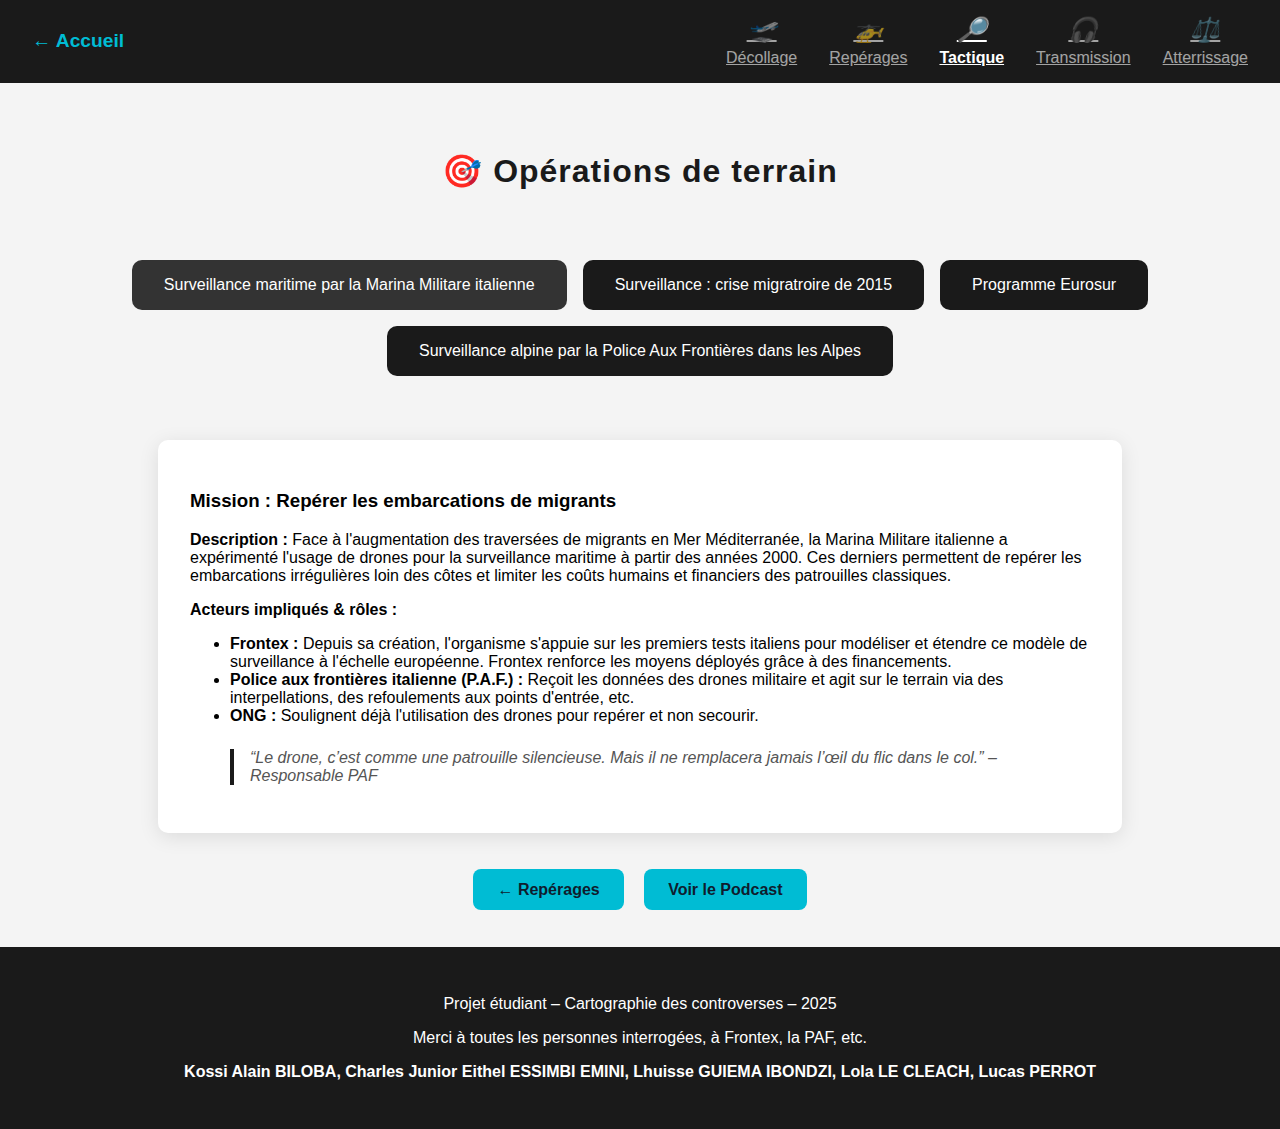
<file: survol-tactique-4.html>
<!DOCTYPE html>
<html lang="fr">

<head>
    <meta charset="UTF-8" />
    <meta name="viewport" content="width=device-width, initial-scale=1.0" />
    <title>Survol Tactique – Missions</title>
    <link href="https://fonts.googleapis.com/css2?family=Orbitron:wght@500&display=swap" rel="stylesheet">
    <style>
        :root {
            --accent: #00bcd4;
            --bg: #0f1c2e;
            --text: #f0f0f0;
            --muted: #a0a0a0;
            --card-bg: #19283f;
        }

        html {
            scroll-behavior: smooth;
        }

        body {
            margin: 0;
            font-family: Arial, sans-serif;
            background-color: #f4f4f4;
        }

        header {
            background: #1a1a1a;
            color: white;
            padding: 1rem 2rem;
            display: flex;
            align-items: center;
            justify-content: space-between;
        }

        .back-home {
            color: var(--accent);
            text-decoration: none;
            font-weight: bold;
            font-size: 1.2rem;
        }

        .flight-steps {
            display: flex;
            gap: 2rem;
            align-items: center;
        }

        .step {
            display: flex;
            flex-direction: column;
            align-items: center;
            text-align: center;
            color: white;
            opacity: 0.6;
            transition: opacity 0.3s;
        }

        .step.active {
            opacity: 1;
            font-weight: bold;
        }

        .step i {
            font-size: 1.5rem;
            margin-bottom: 0.3rem;
        }


        .section-title {
            text-align: center;
            padding: 3rem 1rem 1rem;
            font-size: 2rem;
            letter-spacing: 1px;
            color: #1a1a1a;
        }

        .mission-selector {
            display: flex;
            justify-content: center;
            flex-wrap: wrap;
            gap: 1rem;
            padding: 2rem 1rem;
        }

        .mission-btn {
            background: #1a1a1a;
            color: white;
            border: none;
            padding: 1rem 2rem;
            border-radius: 10px;
            font-size: 1rem;
            cursor: pointer;
            transition: background 0.3s ease;
        }

        .mission-btn:hover,
        .mission-btn.active {
            background: #333;
        }

        .mission-content {
            max-width: 900px;
            margin: 2rem auto;
            background: white;
            padding: 2rem;
            border-radius: 10px;
            box-shadow: 0 4px 20px rgba(0, 0, 0, 0.1);
            display: none;
            animation: fadeIn 0.5s ease-in-out;
        }

        .mission-content.active {
            display: block;
        }

        @keyframes fadeIn {
            from {
                opacity: 0;
                transform: translateY(10px);
            }

            to {
                opacity: 1;
                transform: translateY(0);
            }
        }

        blockquote {
            font-style: italic;
            color: #555;
            margin-top: 1.5rem;
            border-left: 4px solid #1a1a1a;
            padding-left: 1rem;
        }

        .nav-buttons {
            text-align: center;
            margin: 3rem auto;
        }

        .nav-buttons a {
            margin: 0.5rem;
            padding: 0.75rem 1.5rem;
            background-color: var(--accent);
            color: var(--bg);
            text-decoration: none;
            font-weight: bold;
            border-radius: 8px;
            transition: background 0.3s;
        }

        .nav-buttons a:hover {
            background-color: #00acc1;
        }

        footer {
            background: #1a1a1a;
            color: white;
            text-align: center;
            padding: 2rem 1rem;
        }
    </style>
</head>

<body>
    <header>
        <a class="back-home" href="index.html">&larr; Accueil</a>
        <nav class="flight-steps">
            <a class="step" href="decollage.html"><i>🛫</i> Décollage</a>
            <a class="step" href="reperage.html"><i>🚁</i> Repérages</a>
            <a class="step active" href="survol-tactique.html"><i>🔎</i> Tactique</a>
            <a class="step" href="podcast.html"><i>🎧</i> Transmission</a>
            <a class="step" href="atterrissage2.html"><i>⚖️</i> Atterrissage</a>
        </nav>
    </header>

    <h1 class="section-title">🎯 Opérations de terrain</h1>

    <div class="mission-selector">
        <button class="mission-btn active" data-mission="surveillance">Surveillance maritime par la Marina Militare italienne </button>
        <button class="mission-btn" data-mission="2015">Surveillance : crise migratroire de 2015</button>
        <button class="mission-btn" data-mission="eurosur">Programme Eurosur</button>
        <button class="mission-btn" data-mission="paf">Surveillance alpine par la Police Aux Frontières dans les Alpes</button>
    </div>

    <div id="surveillance" class="mission-content active">
        <h3>Mission : Repérer les embarcations de migrants</h3>
        <p><strong>Description :</strong> Face à l'augmentation des traversées de migrants en Mer Méditerranée, la Marina Militare italienne a expérimenté l'usage de drones pour la surveillance maritime à partir des années 2000. Ces derniers permettent de repérer les embarcations irrégulières loin des côtes et limiter les coûts humains et financiers des patrouilles classiques. </p>
        <p><strong>Acteurs impliqués & rôles :</strong> </p>
        <ul>
            <li><strong> Frontex :</strong> Depuis sa création, l'organisme s'appuie sur les premiers tests italiens pour modéliser et étendre ce modèle de surveillance à l'échelle européenne. Frontex renforce les moyens déployés grâce à des financements.</li>
            <li><strong>Police aux frontières italienne (P.A.F.) : </strong> Reçoit les données des drones militaire et agit sur le terrain via des interpellations, des refoulements aux points d'entrée, etc. </li>
            <li><strong>ONG :</strong> Soulignent déjà l'utilisation des drones pour repérer et non secourir.  </li>
        </ul>
        <blockquote>“Le drone, c’est comme une patrouille silencieuse. Mais il ne remplacera jamais l’œil du flic dans
            le col.” – Responsable PAF</blockquote>
    </div>

    <div id="2015" class="mission-content">
        <h3> Mission : Répondre à l'augmentation soudaine des flux migratoires</h3>
        <p><strong>Description :</strong>  En 2015, les flux migratoires augmentent significativement en Méditerranée centrale. Par conséquent, l'utilisation des drones s'intensifie pour surveiller et anticiper les arrivées. </p>
        <p><strong>Acteurs impliqués & rôles :</strong> </p>
        <ul>
            <li><strong> Frontex :</strong> Renforce sa présence opérationnelle et initie le programme Eurosur.</li>
            <li><strong>Police aux frontières (P.A.F.) : </strong> Reçoit les coordonnées des embarcations et peuvent ainsi les intercepter.</li>
            <li><strong>ONG :</strong> Selon elles, l'équilibre entre sécurité et droits humains est rompu car les drônes permettent une détection plus rapide mais n'améliorent pas le secours en mer. Les drones ne sont utiliser qu'à des fins répressives.</li>
        </ul>
        <blockquote>“On n’arrive plus à séparer l’aide humanitaire de la surveillance.” – ONG Méditerranée</blockquote>
    </div>

    <div id="eurosur" class="mission-content">
        <h3> Mission : Déploiement du programme Eurosur (European Border Surveillance System) par Frontex </h3>
        <p><strong>Description :</strong>  Surveiller les frontières extérieures de l'UE de manière coordonnées et en temps réel. Créer une base de données commune sur les flux migratoires pour coordonner des pushbacks.</p>
        <p><strong>Acteurs impliqués & rôles :</strong> </p>
        <ul>
            <li><strong> Frontex :</strong> Fournit les équipements (drones, radars, satellites, ...) et coordonne la collecte des données. </li>
            <li><strong> Les Etats membres de l'UE : </strong>  Utilisent les données pour renforcer les contrôles et déclencher des actions rapides. </li>
            <li><strong>ONG :</strong> Alertent sur l'opacité des opérations et de le manque de transparence sur les données collectées. </li>
        </ul>
        <blockquote>“Ces tests interrogent les libertés publiques.” – Rapport CNIL 2024</blockquote>
    </div>

    <div id="paf" class="mission-content">
        <h3> Mission : Repérer les passages clandestins dans les zones de montagne </h3>
        <p><strong>Description :</strong> Dans les régions alpines, les drones sont utilisés pour survoler les cols de montagne, en particulier la nuit, afin de repérer les passages clandestins de migrants. Ces vols permettent à la PAF d’anticiper les trajectoires et d'intervenir rapidement. Les conditions climatiques rendent les traversées dangereuses, et les drones renforcent une logique de dissuasion plutôt que de protection.</p>
        <p><strong>Acteurs impliqués & rôles :</strong> </p>
        <ul>
            <li><strong> Frontex :</strong> Soutient techniquement dans certaines régions.</li>
            <li><strong> Police aux frontières (P.A.F.) : </strong>  Opère les vols, intercepte les migrants dans les cols.</li>
            <li><strong>ONG :</strong> Critiquent la pression exercée sur les migrants et dénoncent les conditions climatiques extrêmes qui mettent des vies en danger.</li>
        </ul>
        <blockquote>“Nous analysons les données en temps réel pour adapter nos réponses.” – Communiqué Frontex
        </blockquote>
    </div>


    <!-- Boutons de navigation -->
    <div class="nav-buttons">
        <a href="reperage.html">← Repérages</a>
        <a href="podcast.html">Voir le Podcast</a>
    </div>

    <footer>
        <p>Projet étudiant – Cartographie des controverses – 2025</p>
        <p>Merci à toutes les personnes interrogées, à Frontex, la PAF, etc.</p>
        <p><strong> Kossi Alain BILOBA,
                Charles Junior Eithel ESSIMBI EMINI,
                Lhuisse GUIEMA IBONDZI,
                Lola LE CLEACH,
                Lucas PERROT</strong></p>
    </footer>

    <script>
        const buttons = document.querySelectorAll('.mission-btn');
        const contents = document.querySelectorAll('.mission-content');

        buttons.forEach(button => {
            button.addEventListener('click', () => {
                // retirer les classes actives
                buttons.forEach(btn => btn.classList.remove('active'));
                contents.forEach(content => content.classList.remove('active'));

                // activer la sélection
                button.classList.add('active');
                const missionId = button.getAttribute('data-mission');
                document.getElementById(missionId).classList.add('active');
            });
        });
    </script>
</body>

</html>
</file>
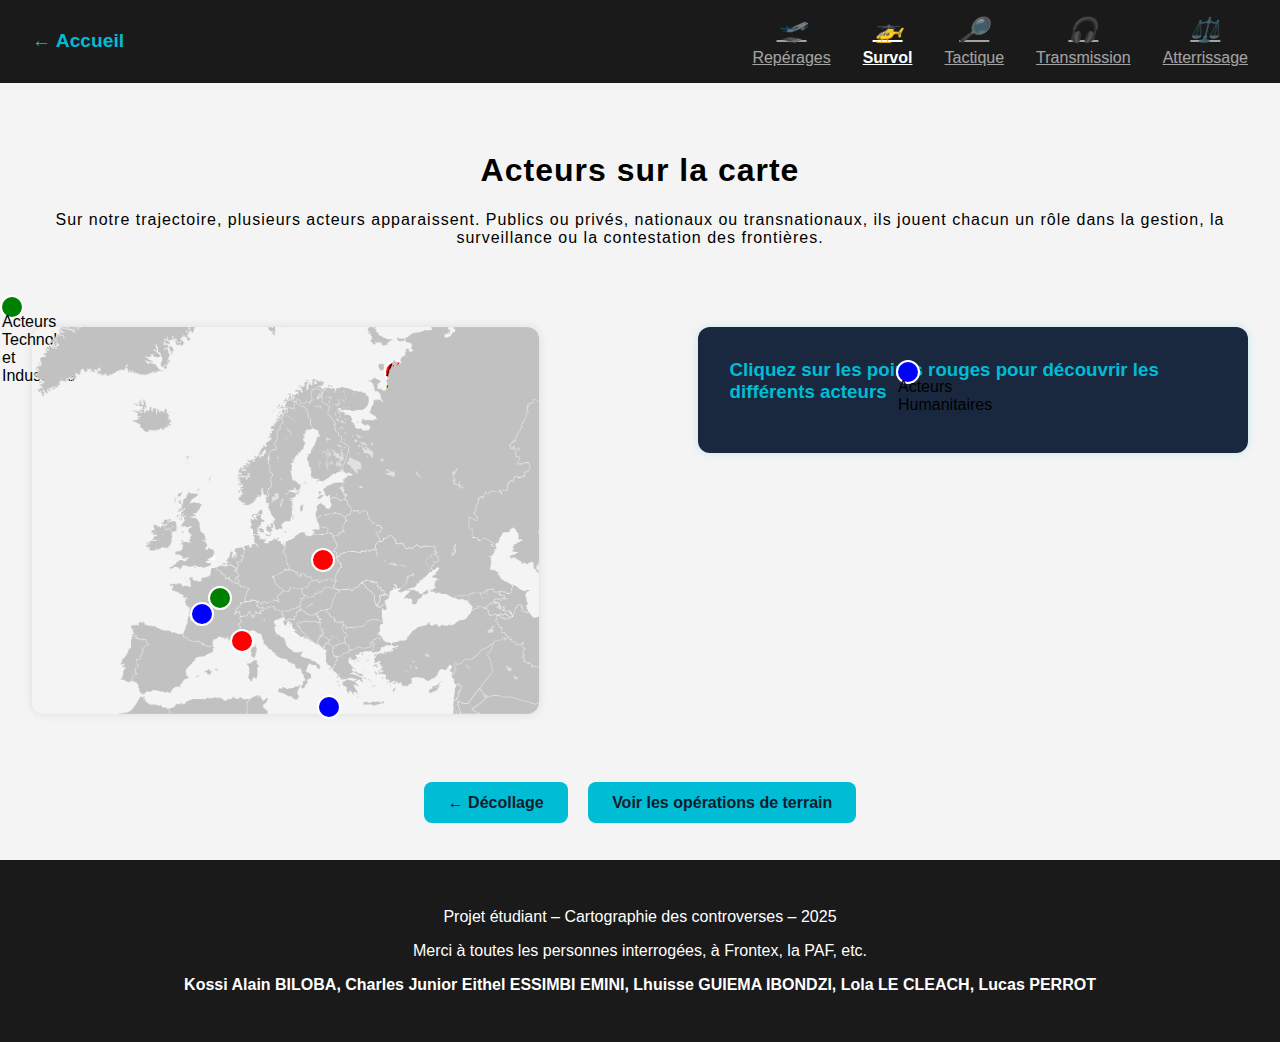
<file: survol-tactique.html>
<!DOCTYPE html>
<html lang="fr">
<head>
    <meta charset="UTF-8">
    <meta name="viewport" content="width=device-width, initial-scale=1.0">
    <title>Repérage - Acteurs</title>
    <link href="https://fonts.googleapis.com/css2?family=Orbitron:wght@500&family=Roboto&display=swap" rel="stylesheet">
    <style>
        :root {
            --accent: #00bcd4;
            --bg: #0f1c2e;
            --text: #f0f0f0;
            --muted: #a0a0a0;
            --card-bg: #19283f;
        }
        html {
            scroll-behavior: smooth;
        }

        body {
            margin: 0;
            font-family: Arial, sans-serif;
            background-color: #f4f4f4;
        }

        header {
            background: #1a1a1a;
            color: white;
            padding: 1rem 2rem;
            display: flex;
            align-items: center;
            justify-content: space-between;
        }

	.legend-text {  
            top : 50%;
	left : 33%;

        }  
        .back-home {
            color: var(--accent);
            text-decoration: none;
            font-weight: bold;
            font-size: 1.2rem;
        }

        .flight-steps {
            display: flex;
            gap: 2rem;
            align-items: center;
        }

        .step {
            display: flex;
            flex-direction: column;
            align-items: center;
            text-align: center;
            color: white;
            opacity: 0.6;
            transition: opacity 0.3s;
        }

        .step.active {
            opacity: 1;
            font-weight: bold;
        }

        .step i {
            font-size: 1.5rem;
            margin-bottom: 0.3rem;
        }

        .section-title {
            text-align: center;
            padding: 3rem 1rem 2rem;
            font-size: 1rem;
            letter-spacing: 1px;
        }

        .map-section {
            display: flex;
            justify-content: center;
            align-items: flex-start;
            gap: 2rem;
            padding: 2rem;
        }

        .map-container {
            position: relative;
            width: 60%;
        }

        .map-image {
            width: 80%;
            height: auto;
            display: block;
            border-radius: 12px;
            box-shadow: 0 0 10px rgba(0, 0, 0, 0.1);
        }

	.map-legend {
	    display: inline-block; 
            position: absolute;
            width: 20px;
            height: 20px;
            border-radius: 50%;
            border: 2px solid white;
            cursor: pointer;
            transition: transform 0.2s ease;
        }

        .map-point {
            position: absolute;
            width: 20px;
            height: 20px;
            border-radius: 50%;
            border: 2px solid white;
            cursor: pointer;
            transition: transform 0.2s ease;
        }

        .red{
            background-color: red;
        }

        .blue{
            background-color: blue;
        }

	.green{
            background-color: green;
        }

        .map-point:hover {
            transform: scale(1.3);
        }

        /* Positionnement des points (en pourcentages) */
	
	.legend1 {
            top: 40%;
            left: 30%;
        }
	.legend2 {
            top: 40%;
            left: 50%;
        }

	.legend2 {
            top: 40%;
            left: 70%;
        }

        .frontex {
            top: 57%;
            left: 44%;
        }

        .paf {
            top: 78%;
            left: 31.2%;
        }

        .migrants {
            top: 95%;
            left: 45%;
        }

	.ONG {
            top: 71%;
            left: 25%;
        }


        .thales {
            top: 67%;
            left: 27.7%;
        }

        /* Info sur l'acteur cliqué */
        .actor-info {
            display: none;
            background-color: #19283f;
            padding: 2rem;
            border-radius: 12px;
            box-shadow: 0 0 10px rgba(0, 188, 212, 0.2);
            width: 40%;
            flex-shrink: 0;
        }

        .actor-info h3 {
            color: var(--accent);
            margin-top: 0;
        }

        .actor-info p {
            margin: 0.5rem 0;
            color: #f0f0f0;
        }

        blockquote {
            color: #a0a0a0;
            font-style: italic;
            margin-top: 1rem;
        }

        .nav-buttons {
            text-align: center;
            margin: 3rem auto;
        }

        .nav-buttons a {
            margin: 0.5rem;
            padding: 0.75rem 1.5rem;
            background-color: var(--accent);
            color: var(--bg);
            text-decoration: none;
            font-weight: bold;
            border-radius: 8px;
            transition: background 0.3s;
        }

        .nav-buttons a:hover {
            background-color: #00acc1;
        }

        footer {
            background: #1a1a1a;
            color: white;
            text-align: center;
            padding: 2rem 1rem;
        }

    </style>
</head>
<body>
    <header>
        <a class="back-home" href="index.html">&larr; Accueil</a>
        <nav class="flight-steps">
            <a class="step" href="decollage.html"><i>🛫</i> Repérages</a>
            <a class="step active" href="reperage.html"><i>🚁</i> Survol</a>
            <a class="step" href="survol-tactique.html"><i>🔎</i> Tactique</a>
            <a class="step" href="podcast.html"><i>🎧</i> Transmission</a>
            <a class="step" href="atterrissage2.html"><i>⚖️</i> Atterrissage</a>
        </nav>
    </header>


    <div class="section-title">
        <h1>Acteurs sur la carte</h1>
        <p>Sur notre trajectoire, plusieurs acteurs apparaissent. Publics ou privés, nationaux ou transnationaux, ils jouent chacun un rôle dans la gestion, la surveillance ou la contestation des frontières.</p>
    </div>
	
	<div class="map-legend legend1 red" >Acteurs Gouvernementaux</div>  
<div class="map-legend legend2 blue" ><p class="legend-text"> Acteurs Humanitaires</p> </div>  
<div class="map-legend legend3 green" ><p class="legend-text">Acteurs Technologiques et Industriels</p></div> 


    <!-- Carte interactive et informations -->
    <section class="map-section">
        <div class="map-container">
            <img src="eur.png" alt="Carte de l'Europe" class="map-image" />
            
            <!-- Points rouges sur la carte -->
            <div class="map-point frontex red" onclick="showActorInfo('frontex')"></div>
            <div class="map-point paf red" onclick="showActorInfo('paf')"></div>
            <div class="map-point migrants blue" onclick="showActorInfo('migrants')"></div>
            <div class="map-point thales green" onclick="showActorInfo('thales')"></div>
 	    <div class="map-point ONG blue" onclick="showActorInfo('ONG')"></div>

        </div>

        <!-- Informations sur les acteurs -->
        <div class="actor-info" id="default-info">
            <h3>Cliquez sur les points rouges pour découvrir les différents acteurs</h3>
        </div>
        <div class="actor-info" id="frontex-info">
            <h3>Frontex</h3>
            <p><strong>Localisation :</strong> Varsovie, Pologne</p>
            <p><strong>Statut :</strong> Agence européenne</p>
            <p><strong>Rôle :</strong> Coordination de la surveillance aux frontières extérieures de l'UE</p>
            <p><strong>Technologies :</strong> Drones Heron, capteurs thermiques, systèmes d'analyse d'image</p>
            <p><strong>Contexte :</strong> Acteur central dans le déploiement technologique à grande échelle. L’agence fournit drones, financement, et expertise logistique à l’Italie dans le cadre du programme Eurosur. Elle est critiquée pour les pushbacks illégaux et un manque de transparence.</p>
            <blockquote>"Nous ne remplaçons pas les États membres, nous les assistons."</blockquote>
        </div>

        <div class="actor-info" id="paf-info">
            <h3>Police aux Frontières</h3>
            <p><strong>Localisation :</strong> Alpes-Maritimes, France</p>
            <p><strong>Statut :</strong> Forces de l'ordre</p>
            <p><strong>Rôle :</strong> Contrôle et gestion quotidienne des points de passage</p>
            <p><strong>Technologies :</strong> Caméras, drones tactiques, interpellations</p>
            <p><strong>Contexte :</strong> Bras opérationnel de la surveillance, notamment dans les Alpes. Les drones y sont perçus comme un outil de patrouille efficace mais controversé, surtout en zone montagneuse.</p>
            <blockquote>"Les drones nous permettent de voir sans être vus."</blockquote>
        </div>

        <div class="actor-info" id="migrants-info">
            <h3>Migrants</h3>
            <p><strong>Localisation :</strong> Méditerranée</p>
            <p><strong>Statut :</strong> Acteurs en mouvement</p>
            <p><strong>Rôle :</strong> Traversées pour fuir la guerre, la pauvreté ou le climat</p>
            <p><strong>Technologies :</strong> Applications GPS, routes partagées, évitement surveillance</p>
            <p><strong>Contexte :</strong> Cibles directes de la surveillance. Les drones entravent souvent l’accès aux procédures d’asile, renforcent les discriminations, et aggravent les conditions psychologiques des personnes en déplacement.</p>
            <blockquote>"Nous ne savons jamais si nous allons y arriver."</blockquote>
        </div>

        <div class="actor-info" id="thales-info">
            <h3>Thalès</h3>
            <p><strong>Localisation :</strong> Paris, France</p>
            <p><strong>Statut :</strong> Entreprise privée</p>
            <p><strong>Rôle :</strong> Fourniture de technologies de surveillance</p>
            <p><strong>Technologies :</strong> Radar, IA de reconnaissance, capteurs optiques</p>
            <p><strong>Contexte :</strong> Exemple d’entreprise impliquée dans la fourniture de technologies de surveillance. Son rôle soulève des questions sur la privatisation de la sécurité aux frontières.</p>
            <blockquote>"Nous innovons pour la sécurité de tous."</blockquote>
        </div>
<div class="actor-info" id="ONG-info">
            <h3>ONG</h3>
            <p><strong>Localisation :</strong> France</p>
            <p><strong>Organismes :</strong> Amnesty international, ANAFE</p>
            <p><strong>Rôle :</strong> Secours et protection des droits des migrants</p>
            <p><strong>Moyens :</strong> Documentation des abus, Pression politique, Mobilisation communautaire</p>
            <p><strong>Contexte :</strong>Pricipaux dénonciateurs des abus et atteintes aux Droits de l'homme. Elles appellent à une utilisation éthique des drones, plaident pour des alternatives respectueuses des droits des migrants et mobilisent l’opinion publique pour renforcer la solidarité envers ceux en détresse.</p> 
            <blockquote>"La surveillance ne doit pas violer les droits des personnes en mouvement."</blockquote>
        </div>

    </section>

    <!-- Boutons de navigation -->
    <div class="nav-buttons">
        <a href="decollage.html">← Décollage</a>
        <a href="survol-tactique.html">Voir les opérations de terrain</a>
    </div>

    <footer>
        <p>Projet étudiant – Cartographie des controverses – 2025</p>
        <p>Merci à toutes les personnes interrogées, à Frontex, la PAF, etc.</p>
        <p><strong> Kossi Alain BILOBA, 
            Charles Junior Eithel ESSIMBI EMINI, 
            Lhuisse GUIEMA IBONDZI, 
            Lola LE CLEACH, 
            Lucas PERROT</strong></p>
    </footer>

    <script>
        // Fonction pour afficher les informations de l'acteur cliqué
        function showActorInfo(actor) {
            // Masquer toutes les fiches
            var actorInfos = document.querySelectorAll('.actor-info');
            actorInfos.forEach(function(info) {
                info.style.display = 'none';
            });

            // Afficher la fiche correspondante
            var actorInfo = document.getElementById(actor + '-info');
            actorInfo.style.display = 'block';
        }
        showActorInfo("default")
    </script>
</body>
</html>
</file>
